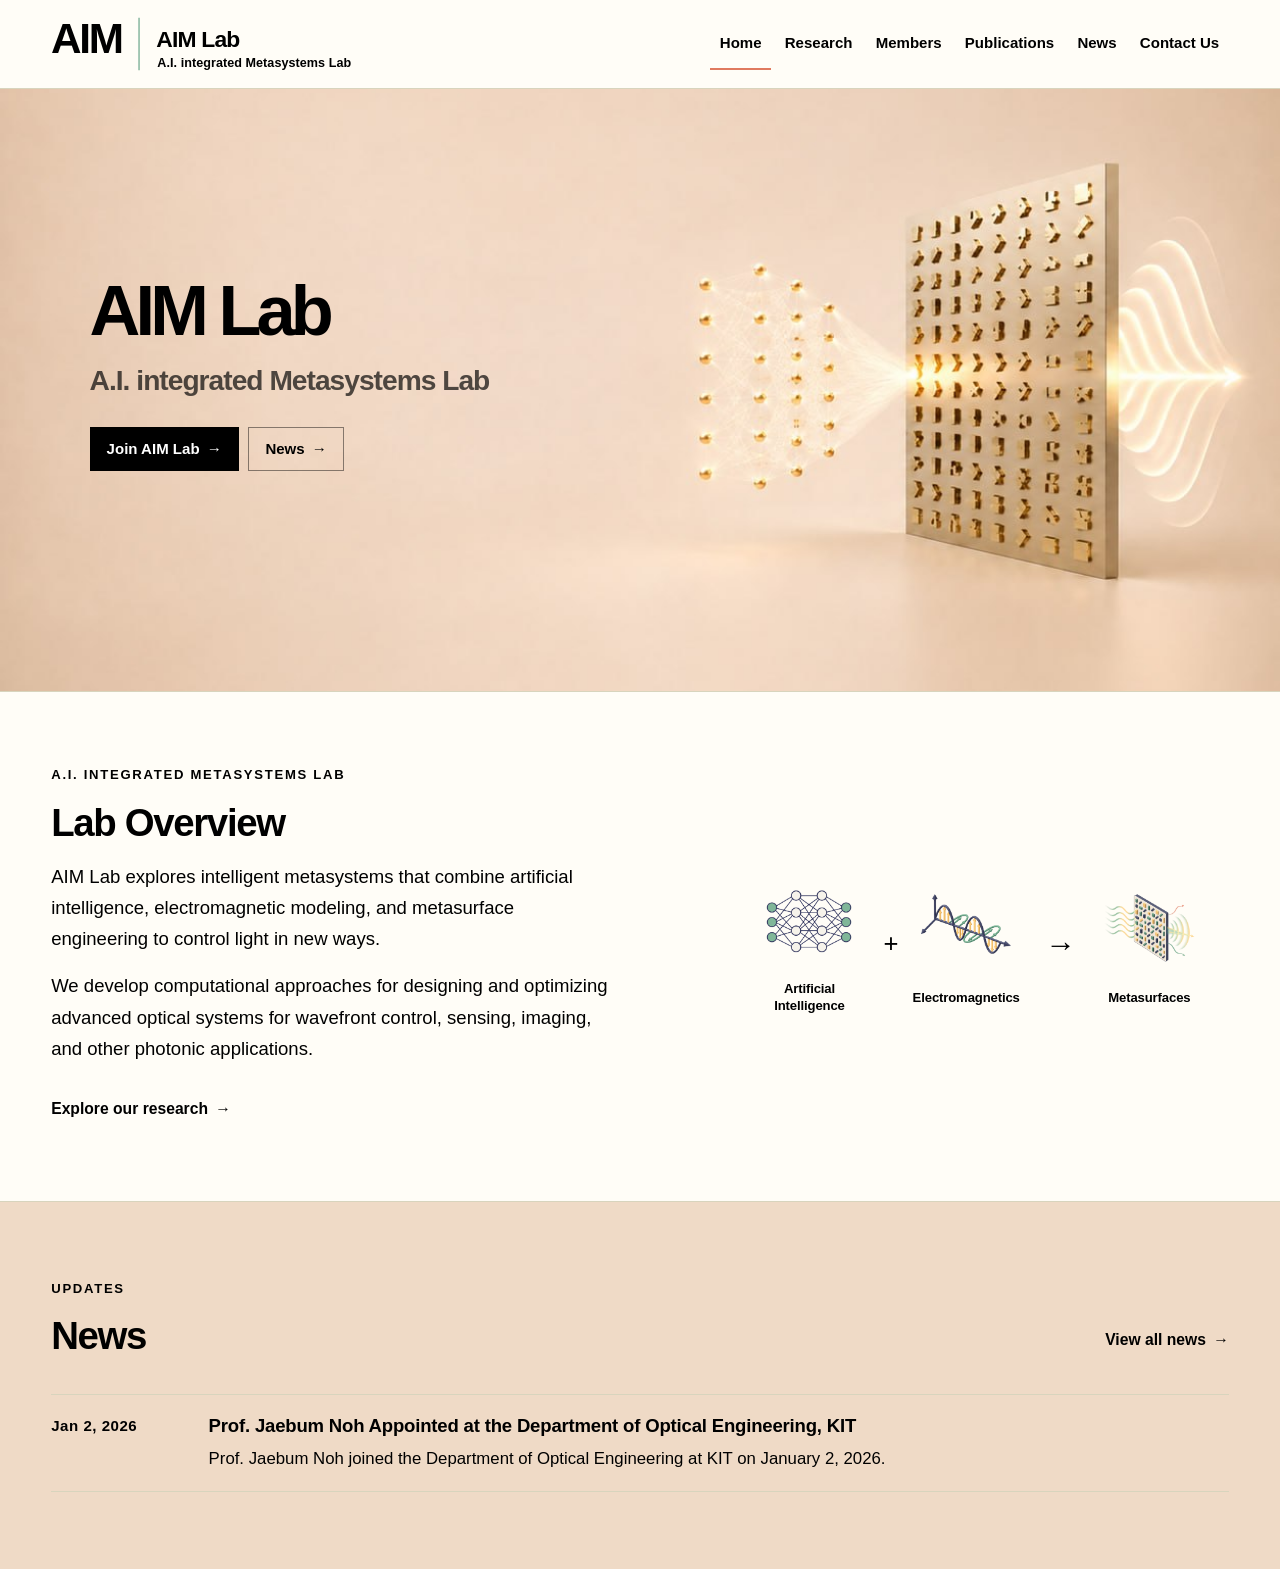
<file: index.html>
<!doctype html>
<html lang="en">
<head>
  <meta charset="utf-8">
  <meta name="viewport" content="width=device-width, initial-scale=1">
  <title>AIM Lab | A.I. integrated Metasystems Lab</title>
  <meta name="description" content="AIM Lab is the A.I. integrated Metasystems Lab at Kumoh National Institute of Technology.">
  <meta name="theme-color" content="#3F4B38">
  <meta property="og:title" content="AIM Lab | A.I. integrated Metasystems Lab">
  <meta property="og:description" content="A.I. integrated metasystems for controllable light.">
  <meta property="og:type" content="website">
  <meta property="og:url" content="https://aimetasystems.github.io/">
  <link rel="icon" href="assets/logo/aim-lab-favicon.svg?v=3" type="image/svg+xml">
  <link rel="icon" href="assets/logo/aim-lab-favicon-32.png?v=3" sizes="32x32" type="image/png">
  <link rel="icon" href="assets/logo/aim-lab-favicon-16.png?v=3" sizes="16x16" type="image/png">
  <link rel="alternate icon" href="assets/logo/favicon.ico?v=3" type="image/x-icon">
  <link rel="stylesheet" href="assets/css/style.css?v=20260826-1739">
</head>
<body class="home-redesign">
  <a class="home-skip-link" href="#main-content">Skip to main content</a>
  <header class="home-header">
    <div class="home-header__inner">
      <a class="brand" href="./" aria-label="AIM Lab home">
        <img class="brand-logo" src="assets/logo/aim-lab-header.svg?v=6" alt="AIM Lab — A.I. integrated Metasystems Lab">
      </a>
      <nav class="home-nav" aria-label="Primary navigation">
        <a href="./" aria-current="page">Home</a>
        <a href="research/">Research</a>
        <a href="members/">Members</a>
        <a href="publications/">Publications</a>
        <a href="news/">News</a>
        <a href="contact/">Contact Us</a>
      </nav>
      <details class="home-mobile-nav">
        <summary aria-label="Open navigation menu"><span></span><span></span><span></span></summary>
        <nav aria-label="Mobile primary navigation">
          <a href="./" aria-current="page">Home</a>
          <a href="research/">Research</a>
          <a href="members/">Members</a>
          <a href="publications/">Publications</a>
          <a href="news/">News</a>
          <a href="contact/">Contact Us</a>
        </nav>
      </details>
    </div>
  </header>
  <main id="main-content">
    <section class="home-hero" aria-labelledby="hero-heading">
      <div class="home-hero__inner">
        <figure class="home-hero__visual">
          <picture>
            <source media="(min-width: 1200px)" srcset="assets/images/hero-ai-metasurface-desktop.png">
            <img src="assets/images/hero-ai-metasurface-mobile-background.jpg" alt="An AI neural network directs light through a metasurface, producing a controlled optical wavefront.">
          </picture>
        </figure>
        <div class="home-hero__text">
          <h1 class="hero-title" id="hero-heading">AIM Lab</h1>
          <p class="home-hero__subtitle hero-subtitle">A.I. integrated Metasystems Lab</p>
          <span class="home-hero__rule" aria-hidden="true"></span>
          <div class="home-hero__actions">
            <a class="home-hero__button home-hero__button--primary" href="/contact/#join">Join AIM Lab <span aria-hidden="true">→</span></a>
            <a class="home-hero__button home-hero__button--secondary" href="news/">News <span aria-hidden="true">→</span></a>
          </div>
        </div>
      </div>
    </section>
    <section class="home-introduction" aria-labelledby="overview-heading">
      <div class="home-content-shell home-introduction__layout">
        <div class="home-introduction__content">
          <p class="home-section__eyebrow">A.I. integrated Metasystems Lab</p>
          <h2 id="overview-heading">Lab Overview</h2>
          <div class="home-introduction__copy">
            <p>AIM Lab explores intelligent metasystems that combine artificial intelligence, electromagnetic modeling, and metasurface engineering to control light in new ways.</p>
            <p>We develop computational approaches for designing and optimizing advanced optical systems for wavefront control, sensing, imaging, and other photonic applications.</p>
          </div>
          <a class="home-inline-link" href="research/">Explore our research <span aria-hidden="true">→</span></a>
        </div>
        <div class="home-research-flow" aria-label="Artificial Intelligence plus Electromagnetics leads to Metasurfaces">
          <div class="home-research-flow__inputs">
            <div class="home-research-flow__item">
              <img src="assets/images/research-ai.png" alt="" width="1254" height="1254">
              <span>Artificial Intelligence</span>
            </div>
            <span class="home-research-flow__symbol" aria-hidden="true">+</span>
            <div class="home-research-flow__item">
              <img src="assets/images/research-electromagnetics.png" alt="" width="1254" height="1254">
              <span>Electromagnetics</span>
            </div>
          </div>
          <span class="home-research-flow__arrow" aria-hidden="true">→</span>
          <div class="home-research-flow__item">
            <img src="assets/images/research-metasurfaces.png" alt="" width="1254" height="1254">
            <span>Metasurfaces</span>
          </div>
        </div>
      </div>
    </section>
    <section class="home-news" aria-labelledby="news-heading">
      <div class="home-content-shell">
        <div class="home-news__heading">
          <div>
            <p class="home-section__eyebrow">Updates</p>
            <h2 id="news-heading">News</h2>
          </div>
          <a class="home-inline-link" href="news/">View all news <span aria-hidden="true">→</span></a>
        </div>
        <div class="home-news__list" data-latest-news aria-live="polite">
          <p class="home-news__loading">Loading latest news…</p>
        </div>
      </div>
    </section>
  </main>
  <script src="assets/js/main.js"></script>
  <script src="assets/js/news.js"></script>
</body>
</html>
</file>
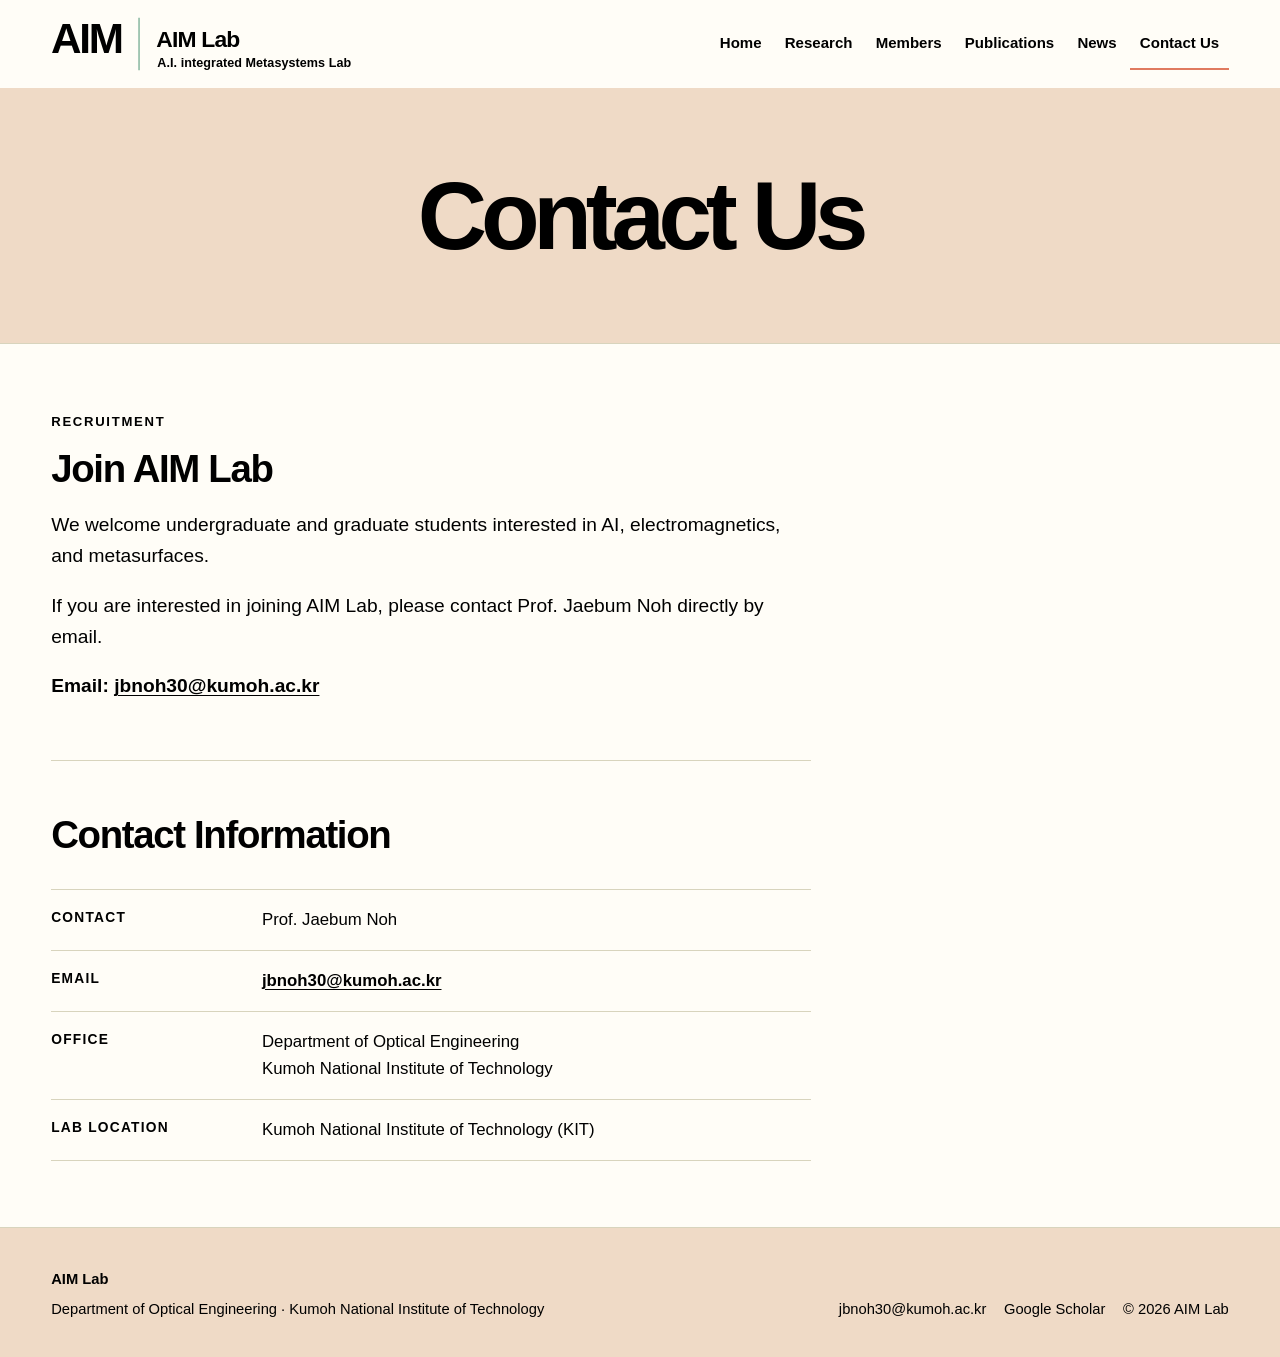
<file: contact/index.html>
<!doctype html>
<html lang="en">
<head>
  <meta charset="utf-8">
  <meta name="viewport" content="width=device-width, initial-scale=1">
  <title>Contact Us | AIM Lab</title>
  <meta name="description" content="Contact AIM Lab for undergraduate and graduate research opportunities and collaborative research inquiries.">
  <meta name="theme-color" content="#3F4B38">
  <meta property="og:title" content="Contact Us | AIM Lab">
  <meta property="og:description" content="Join AIM Lab or start a collaborative research inquiry.">
  <meta property="og:type" content="website">
  <meta property="og:url" content="https://aimetasystems.github.io/contact/">
  <link rel="icon" href="../assets/logo/aim-lab-favicon.svg?v=3" type="image/svg+xml">
  <link rel="icon" href="../assets/logo/aim-lab-favicon-32.png?v=3" sizes="32x32" type="image/png">
  <link rel="icon" href="../assets/logo/aim-lab-favicon-16.png?v=3" sizes="16x16" type="image/png">
  <link rel="alternate icon" href="../assets/logo/favicon.ico?v=3" type="image/x-icon">
  <link rel="stylesheet" href="../assets/css/style.css?v=20260826-1739">
</head>
<body>
  <div data-site-header></div>
  <main id="main-content">
    <header class="page-hero page-hero--members">
      <div class="shell" data-reveal>
        <h1>Contact Us</h1>
      </div>
    </header>

    <section class="section">
      <div class="shell">
        <section class="contact-recruitment" id="join" aria-labelledby="join-heading" data-reveal>
          <p class="eyebrow">Recruitment</p>
          <h2 class="section-title" id="join-heading">Join AIM Lab</h2>
          <p class="section-intro">We welcome undergraduate and graduate students interested in AI, electromagnetics, and metasurfaces.</p>
          <p class="section-intro">If you are interested in joining AIM Lab, please contact Prof. Jaebum Noh directly by email.</p>
          <p class="contact-recruitment__email"><strong>Email:</strong> <a href="mailto:jbnoh30@kumoh.ac.kr">jbnoh30@kumoh.ac.kr</a></p>
        </section>

        <section class="contact-general" aria-labelledby="contact-information-heading" data-reveal>
          <h2 class="section-title" id="contact-information-heading">Contact Information</h2>
          <dl class="contact-details">
            <div>
              <dt>Contact</dt>
              <dd>Prof. Jaebum Noh</dd>
            </div>
            <div>
              <dt>Email</dt>
              <dd><a href="mailto:jbnoh30@kumoh.ac.kr">jbnoh30@kumoh.ac.kr</a></dd>
            </div>
            <div>
              <dt>Office</dt>
              <dd>Department of Optical Engineering<br>Kumoh National Institute of Technology</dd>
            </div>
            <div>
              <dt>Lab Location</dt>
              <dd>Kumoh National Institute of Technology (KIT)</dd>
            </div>
          </dl>
        </section>
      </div>
    </section>
  </main>
  <div data-site-footer></div>
  <script src="../assets/js/main.js?v=20260826-1307"></script>
</body>
</html>
</file>
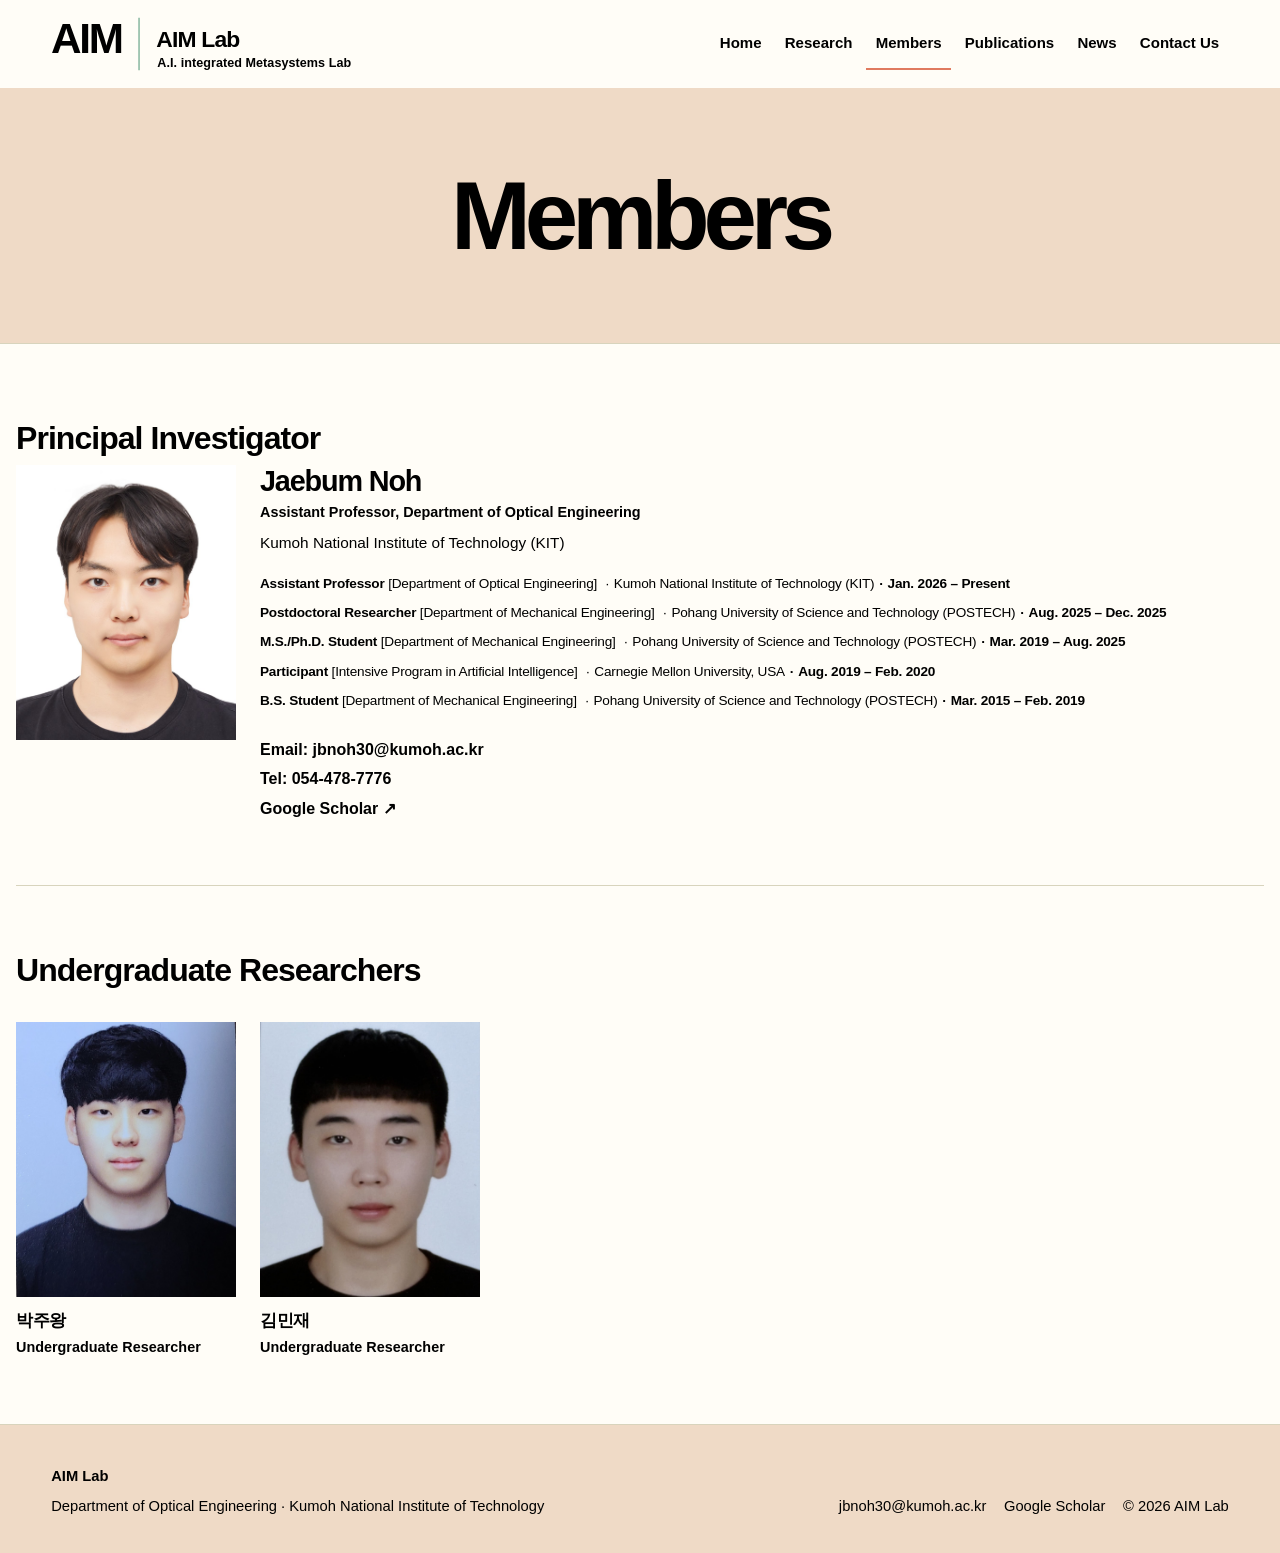
<file: members/index.html>
<!doctype html>
<html lang="en">
<head>
  <meta charset="utf-8">
  <meta name="viewport" content="width=device-width, initial-scale=1">
  <title>Members | AIM Lab</title>
  <meta name="description" content="Members of AIM Lab, A.I. integrated Metasystems Lab at Kumoh National Institute of Technology.">
  <meta name="theme-color" content="#3F4B38">
  <meta property="og:title" content="Members | AIM Lab">
  <meta property="og:description" content="Meet the researchers of AIM Lab.">
  <meta property="og:type" content="website">
  <meta property="og:url" content="https://aimetasystems.github.io/members/">
  <link rel="icon" href="../assets/logo/aim-lab-favicon.svg?v=3" type="image/svg+xml">
  <link rel="icon" href="../assets/logo/aim-lab-favicon-32.png?v=3" sizes="32x32" type="image/png">
  <link rel="icon" href="../assets/logo/aim-lab-favicon-16.png?v=3" sizes="16x16" type="image/png">
  <link rel="alternate icon" href="../assets/logo/favicon.ico?v=3" type="image/x-icon">
  <link rel="stylesheet" href="../assets/css/style.css?v=20260922-1315">
</head>
<body>
  <div data-site-header></div>
  <main id="main-content">
    <header class="page-hero page-hero--members">
      <div class="shell" data-reveal>
        <h1>Members</h1>
      </div>
    </header>
    <section class="section">
      <div class="shell" data-members aria-live="polite"></div>
    </section>
  </main>
  <div data-site-footer></div>
  <script src="../assets/js/main.js?v=20260826-1307"></script>
  <script src="../assets/js/members.js"></script>
</body>
</html>
</file>
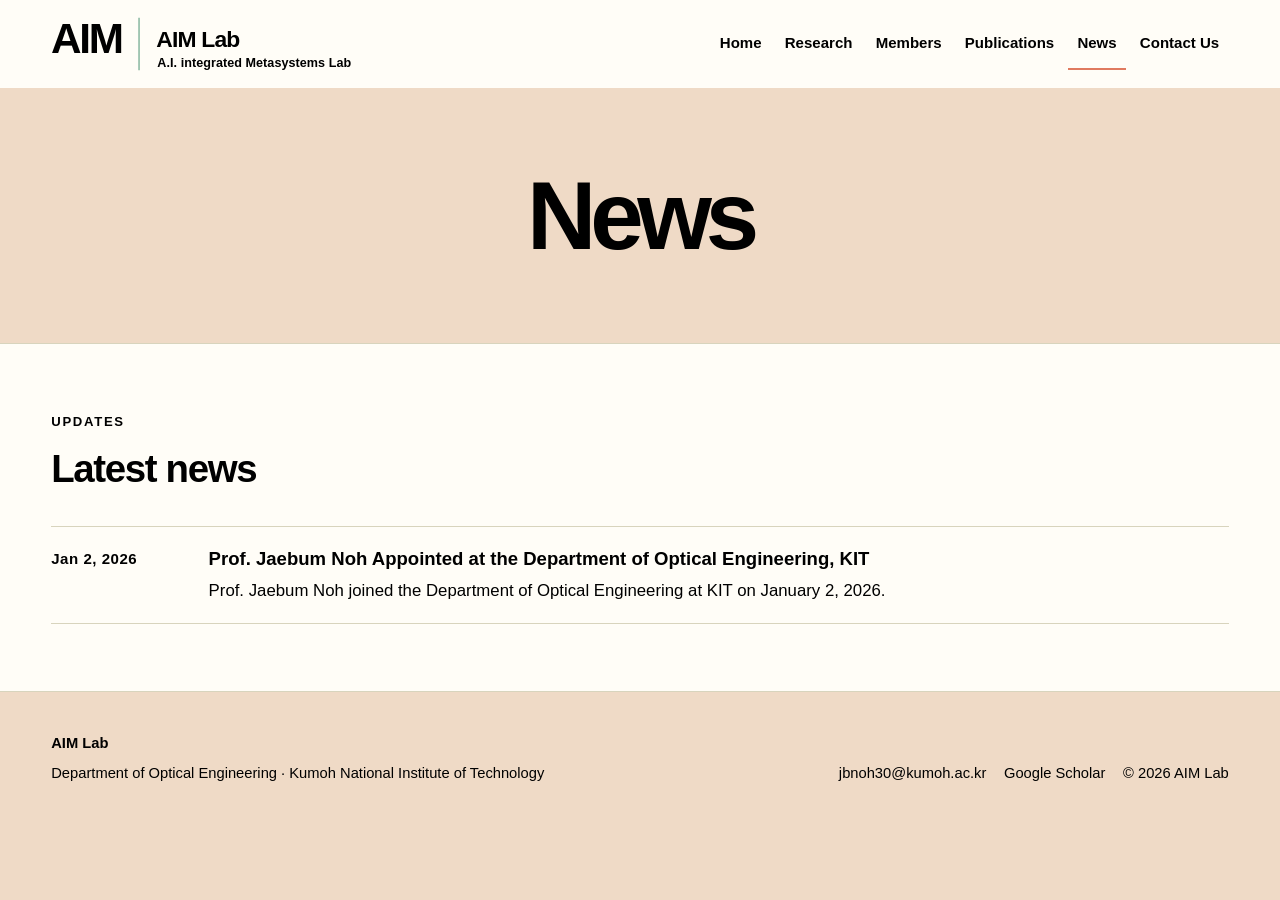
<file: news/index.html>
<!doctype html>
<html lang="en">
<head>
  <meta charset="utf-8">
  <meta name="viewport" content="width=device-width, initial-scale=1">
  <title>News | AIM Lab</title>
  <meta name="description" content="News and updates from AIM Lab.">
  <meta name="theme-color" content="#3F4B38">
  <meta property="og:title" content="News | AIM Lab">
  <meta property="og:description" content="News and updates from AIM Lab.">
  <meta property="og:type" content="website">
  <meta property="og:url" content="https://aimetasystems.github.io/news/">
  <link rel="icon" href="../assets/logo/aim-lab-favicon.svg?v=3" type="image/svg+xml">
  <link rel="icon" href="../assets/logo/aim-lab-favicon-32.png?v=3" sizes="32x32" type="image/png">
  <link rel="icon" href="../assets/logo/aim-lab-favicon-16.png?v=3" sizes="16x16" type="image/png">
  <link rel="alternate icon" href="../assets/logo/favicon.ico?v=3" type="image/x-icon">
  <link rel="stylesheet" href="../assets/css/style.css?v=20260826-1739">
</head>
<body>
  <div data-site-header></div>
  <main id="main-content">
    <header class="page-hero page-hero--members">
      <div class="shell" data-reveal>
        <h1>News</h1>
      </div>
    </header>
    <section class="section" aria-labelledby="news-list-heading">
      <div class="shell">
        <p class="eyebrow">Updates</p>
        <h2 class="section-title" id="news-list-heading">Latest news</h2>
        <div class="news-list" data-latest-news aria-live="polite">
          <p class="home-news__loading">Loading news…</p>
        </div>
      </div>
    </section>
  </main>
  <div data-site-footer></div>
  <script src="../assets/js/main.js?v=20260826-1307"></script>
  <script src="../assets/js/news.js"></script>
</body>
</html>
</file>
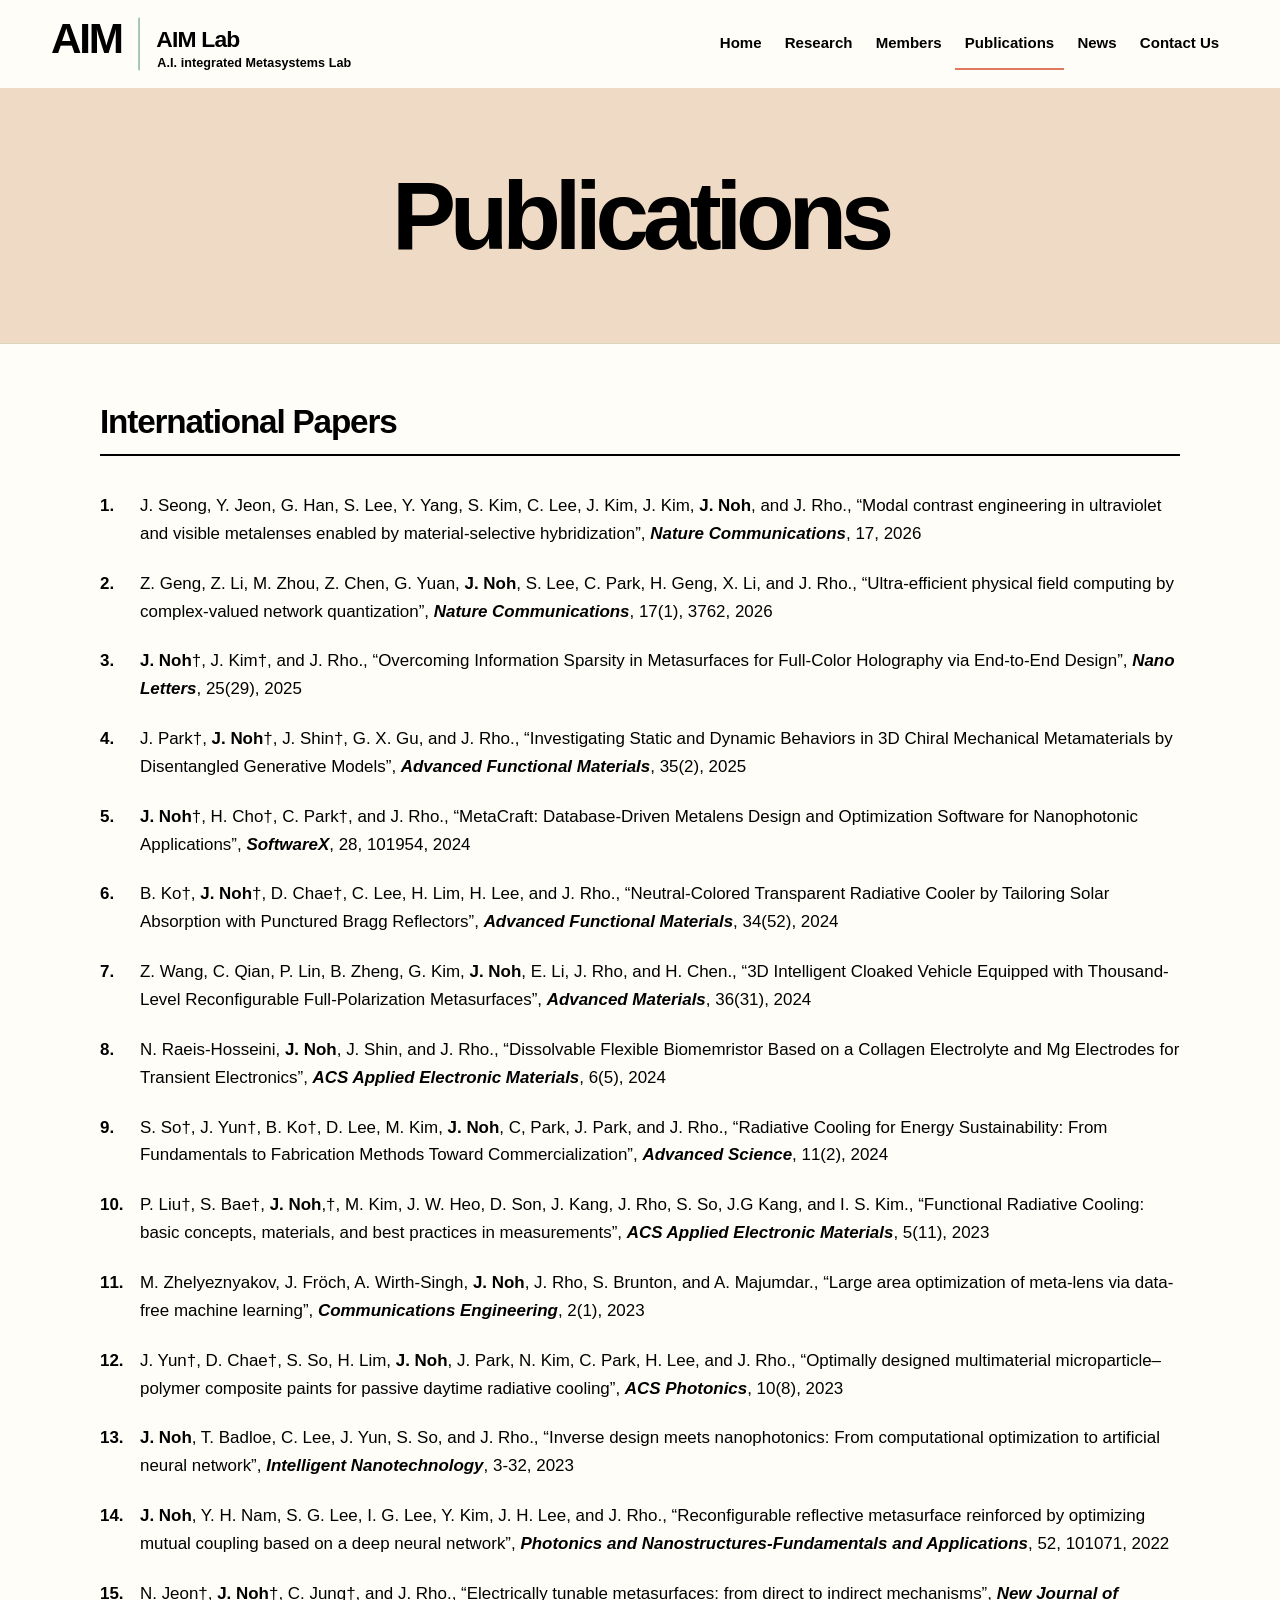
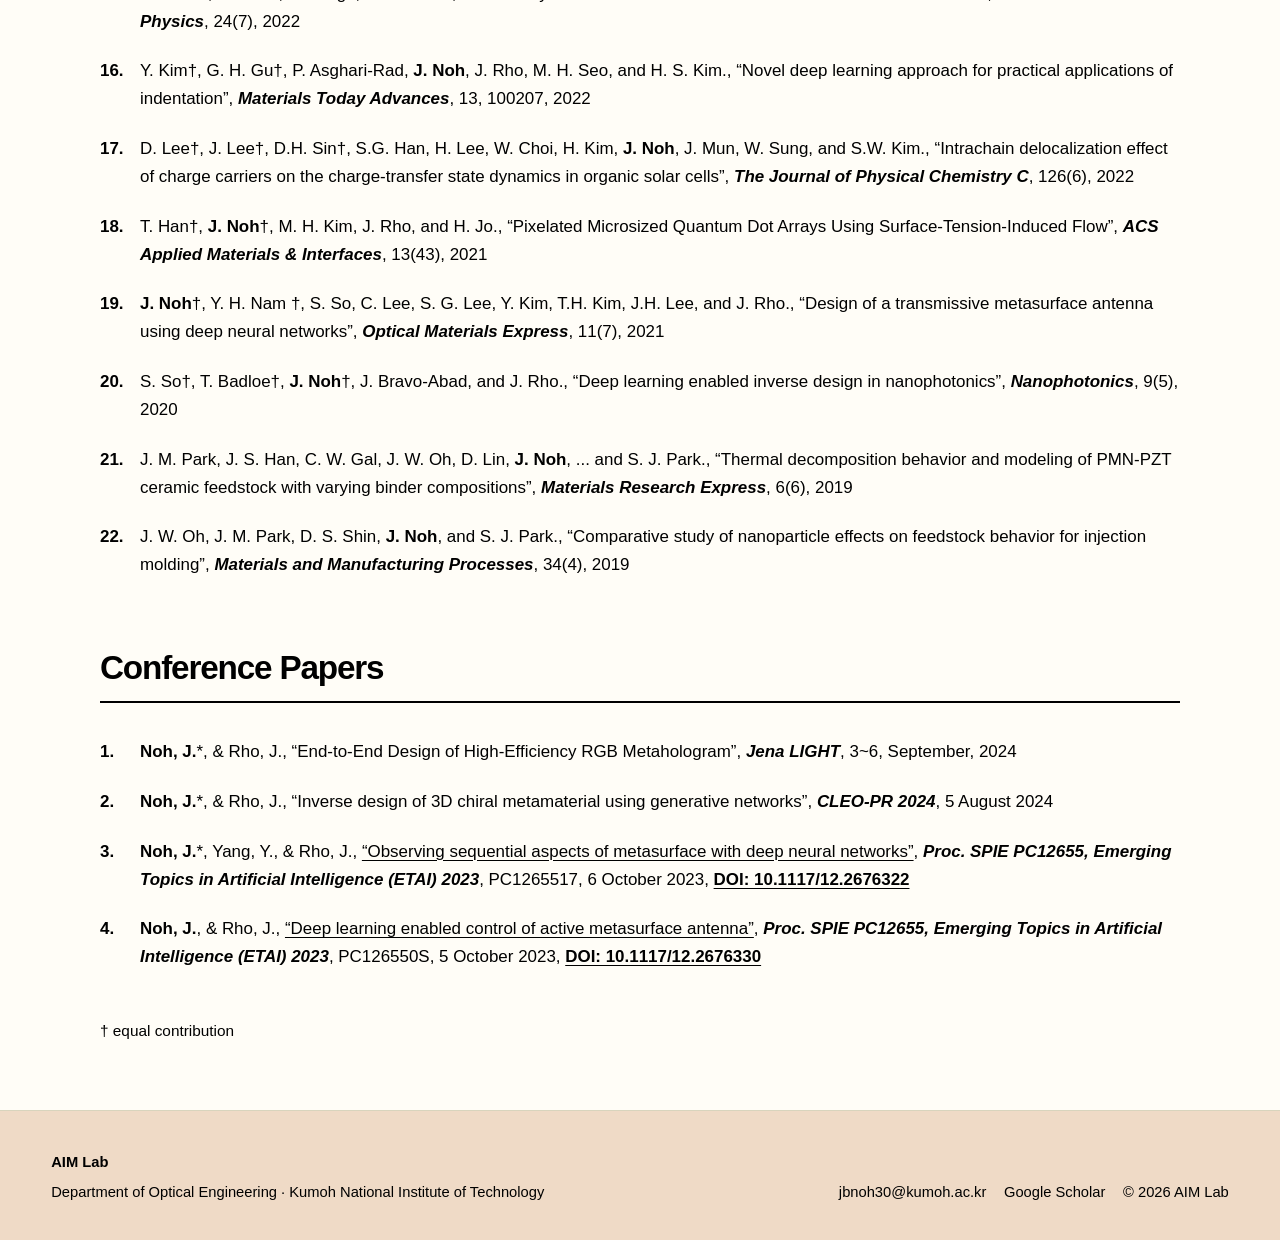
<file: publications/index.html>
<!doctype html>
<html lang="en">
<head>
  <meta charset="utf-8">
  <meta name="viewport" content="width=device-width, initial-scale=1">
  <title>Publications | AIM Lab</title>
  <meta name="description" content="Verified publication record of Jaebum Noh, rendered from the supplied CV.">
  <meta name="theme-color" content="#3F4B38">
  <meta property="og:title" content="Publications | AIM Lab">
  <meta property="og:description" content="Publication record from AIM Lab.">
  <meta property="og:type" content="website">
  <meta property="og:url" content="https://aimetasystems.github.io/publications/">
  <link rel="icon" href="../assets/logo/aim-lab-favicon.svg?v=3" type="image/svg+xml">
  <link rel="icon" href="../assets/logo/aim-lab-favicon-32.png?v=3" sizes="32x32" type="image/png">
  <link rel="icon" href="../assets/logo/aim-lab-favicon-16.png?v=3" sizes="16x16" type="image/png">
  <link rel="alternate icon" href="../assets/logo/favicon.ico?v=3" type="image/x-icon">
  <link rel="stylesheet" href="../assets/css/style.css?v=20260826-1739">
</head>
<body>
  <div data-site-header></div>
  <main id="main-content">
    <header class="page-hero page-hero--members">
      <div class="shell" data-reveal>
        <h1>Publications</h1>
      </div>
    </header>

    <section class="section publication-cv" aria-label="Publication record">
      <div class="publication-cv__shell">
        <div data-publication-cv aria-live="polite"><p class="no-content">Loading publication record…</p></div>
        <footer class="publication-cv__notes" data-publication-notes aria-label="Publication notes"></footer>
      </div>
    </section>
  </main>
  <div data-site-footer></div>
  <script src="../assets/js/main.js?v=20260826-1307"></script>
  <script src="../assets/js/publications.js?v=20260803-2042"></script>
</body>
</html>
</file>
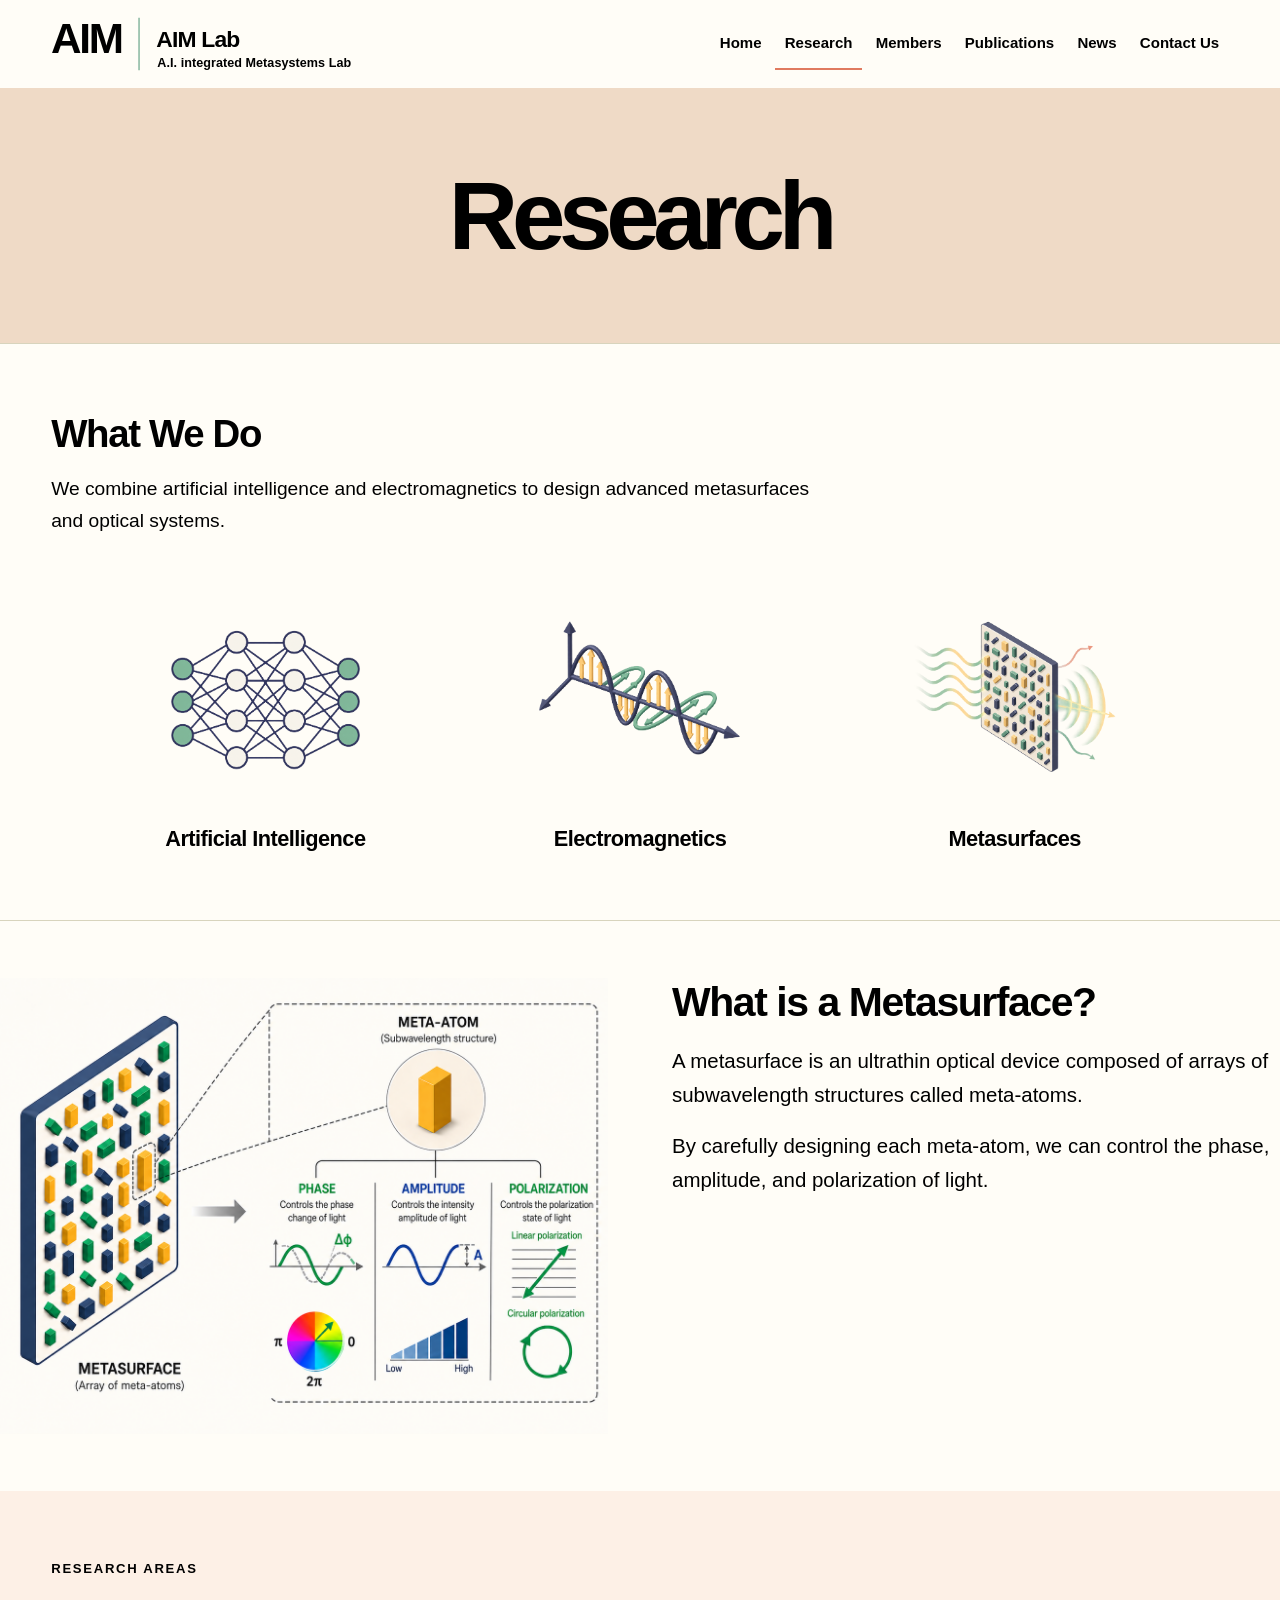
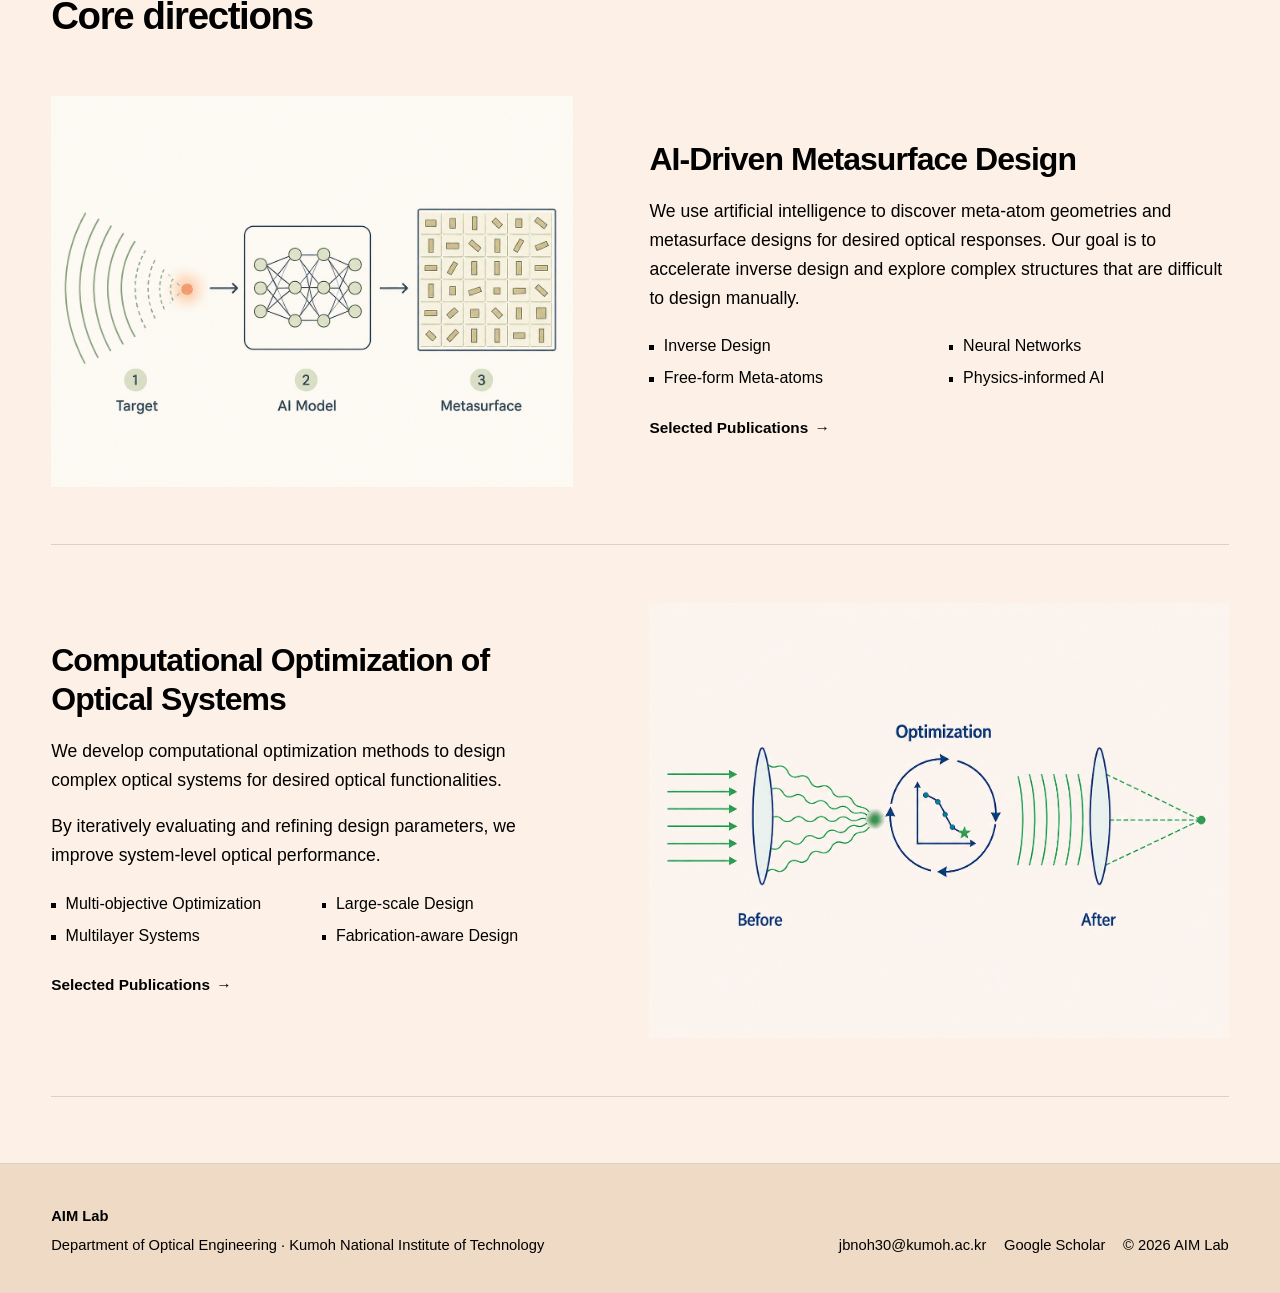
<file: research/index.html>
<!doctype html>
<html lang="en">
<head>
  <meta charset="utf-8">
  <meta name="viewport" content="width=device-width, initial-scale=1">
  <title>Research | AIM Lab</title>
  <meta name="description" content="Research at AIM Lab: AI-assisted inverse design, intelligent meta-optics, multilayer metasystems, and AI-enhanced optical sensing.">
  <meta name="theme-color" content="#3F4B38">
  <meta property="og:title" content="Research | AIM Lab">
  <meta property="og:description" content="AI-integrated metasystem research for intelligent light control.">
  <meta property="og:type" content="website">
  <meta property="og:url" content="https://aimetasystems.github.io/research/">
  <link rel="icon" href="../assets/logo/aim-lab-favicon.svg?v=3" type="image/svg+xml">
  <link rel="icon" href="../assets/logo/aim-lab-favicon-32.png?v=3" sizes="32x32" type="image/png">
  <link rel="icon" href="../assets/logo/aim-lab-favicon-16.png?v=3" sizes="16x16" type="image/png">
  <link rel="alternate icon" href="../assets/logo/favicon.ico?v=3" type="image/x-icon">
  <link rel="stylesheet" href="../assets/css/style.css?v=20260826-1739">
</head>
<body>
  <div data-site-header></div>
  <main id="main-content">
    <header class="page-hero page-hero--members">
      <div class="shell" data-reveal>
        <h1>Research</h1>
      </div>
    </header>

    <section class="section research-overview" aria-labelledby="workflow-heading">
      <div class="shell">
        <h2 class="section-title" id="workflow-heading">What We Do</h2>
        <p class="section-intro">We combine artificial intelligence and electromagnetics to design advanced metasurfaces and optical systems.</p>
        <div class="research-tools" aria-label="Core research tools at AIM Lab">
          <div class="research-tool" data-reveal>
            <img src="../assets/images/research-ai.png" alt="Diagram of a neural network with connected input, hidden, and output layers" width="1254" height="1254">
            <h3>Artificial Intelligence</h3>
          </div>
          <div class="research-tool" data-reveal>
            <img src="../assets/images/research-electromagnetics.png" alt="Diagram of an electromagnetic wave showing oscillation and propagation" width="1254" height="1254">
            <h3>Electromagnetics</h3>
          </div>
          <div class="research-tool" data-reveal>
            <img src="../assets/images/research-metasurfaces.png" alt="Illustration of a metasurface manipulating incoming and outgoing optical waves" width="1254" height="1254">
            <h3>Metasurfaces</h3>
          </div>
        </div>
      </div>
    </section>

    <section class="section section--pale research-metasurface" aria-labelledby="metasurface-heading">
      <div class="shell metasurface-introduction">
        <figure class="metasurface-figure" data-reveal>
          <img src="../assets/images/research-what-is-a-metasurface.png?v=20260826-1549" alt="Diagram of a metasurface made of meta-atoms, illustrating control of light phase, amplitude, and polarization." loading="lazy" width="2500" height="1872">
        </figure>
        <div class="metasurface-introduction__copy" data-reveal>
          <h2 class="section-title" id="metasurface-heading">What is a Metasurface?</h2>
          <p class="section-intro">A metasurface is an ultrathin optical device composed of arrays of subwavelength structures called meta-atoms.</p>
          <p class="section-intro">By carefully designing each meta-atom, we can control the phase, amplitude, and polarization of light.</p>
        </div>
      </div>
    </section>

    <section class="section research-areas" aria-labelledby="areas-heading">
      <div class="shell">
        <p class="eyebrow">Research Areas</p>
        <h2 class="section-title" id="areas-heading">Core directions</h2>

        <article class="research-area">
          <div class="research-area-visual" data-reveal><img src="../assets/images/research-ai-driven-metasurface-design.png?v=20260826-1549" alt="Diagram illustrating AI-driven metasurface design from desired optical responses." loading="lazy" width="2500" height="1875"></div>
          <div data-reveal>
            <h2>AI-Driven Metasurface Design</h2>
            <p>We use artificial intelligence to discover meta-atom geometries and metasurface designs for desired optical responses. Our goal is to accelerate inverse design and explore complex structures that are difficult to design manually.</p>
            <ul class="research-list">
              <li>Inverse Design</li><li>Neural Networks</li><li>Free-form Meta-atoms</li><li>Physics-informed AI</li>
            </ul>
            <a class="research-publications-link" href="../publications/">Selected Publications <span aria-hidden="true">→</span></a>
          </div>
        </article>

        <article class="research-area">
          <div class="research-area-visual" data-reveal><img src="../assets/images/research-computational-optimization.png?v=20260826-1549" alt="Before, optimization, and after diagram illustrating computational optimization of an optical system." loading="lazy" width="1447" height="1087"></div>
          <div data-reveal>
            <h2>Computational Optimization of Optical Systems</h2>
            <p>We develop computational optimization methods to design complex optical systems for desired optical functionalities.</p>
            <p>By iteratively evaluating and refining design parameters, we improve system-level optical performance.</p>
            <ul class="research-list">
              <li>Multi-objective Optimization</li><li>Large-scale Design</li><li>Multilayer Systems</li><li>Fabrication-aware Design</li>
            </ul>
            <a class="research-publications-link" href="../publications/">Selected Publications <span aria-hidden="true">→</span></a>
          </div>
        </article>

      </div>
    </section>
  </main>
  <div data-site-footer></div>
  <script src="../assets/js/main.js?v=20260826-1307"></script>
</body>
</html>
</file>
<file: assets/css/style.css>
/* AIM Lab static website draft — shared styles */
:root {
  /* Neutral Harmony Bliss */
  --cream: #EFDAC6;
  --coral: #e07a5f;
  --slate: #000000;
  --sage: #000000;
  --sand: #f2cc8f;

  --teal: #000000;
  --teal-deep: #000000;
  --cyan-light: var(--cream);
  --sky-pale: var(--sand);
  --ink: var(--slate);
  --muted: #000000;
  --line: #d8d4bd;
  --white: #fffdf7;
  --page: var(--cream);
  --focus: #000000;
  --page-gutter: clamp(1.5rem, 4vw, 5.5rem);
  --section-space: clamp(4.5rem, 6vw, 6rem);
  --shell: min(1360px, calc(100% - 2 * var(--page-gutter)));
  --radius: 0;
  --shadow: none;
}

* { box-sizing: border-box; }
html { scroll-behavior: smooth; }
body {
  margin: 0;
  min-width: 320px;
  color: var(--ink);
  background: var(--page);
  font-family: Inter, Pretendard, "Noto Sans KR", "Segoe UI", Arial, sans-serif;
  font-size: 17px;
  line-height: 1.7;
  text-rendering: optimizeLegibility;
}
img { max-width: 100%; height: auto; }
a { color: var(--teal-deep); text-underline-offset: 0.18em; }
a:hover { color: var(--teal); }
button, input, textarea, select { font: inherit; }
button { cursor: pointer; }
:focus-visible { outline: 3px solid var(--focus); outline-offset: 3px; }
.skip-link { position: fixed; left: 1rem; top: -4rem; z-index: 100; padding: .6rem .9rem; color: #000000; background: var(--white); }
.skip-link:focus { top: 1rem; }

.site-header { position: sticky; top: 0; z-index: 50; width: 100%; background: rgba(255,255,255,.98); border-bottom: 1px solid var(--line); }
.nav-shell { width: var(--shell); min-height: 88px; margin: 0 auto; padding: 0; display: flex; align-items: center; justify-content: space-between; gap: 1.5rem; }
.brand { display: inline-flex; align-items: center; gap: .65rem; text-decoration: none; color: var(--ink); min-width: 0; }
.brand:hover { color: var(--ink); }
.brand-logo { display: block; flex: 0 0 auto; width: auto; height: 72px; max-height: none; }
.brand img:not(.brand-logo) { display: block; max-height: 42px; width: auto; }
.site-nav ul { display: flex; align-items: center; gap: .25rem; padding: 0; margin: 0; list-style: none; }
.site-nav a { display: block; padding: .75rem .6rem; border-bottom: 2px solid transparent; color: var(--ink); font-size: .94rem; font-weight: 650; text-decoration: none; }
.site-nav a:hover, .site-nav a[aria-current="page"] { color: var(--teal-deep); border-color: var(--coral); }
.menu-toggle { display: none; align-items: center; justify-content: center; width: 43px; height: 43px; padding: 0; border: 1px solid var(--line); color: var(--teal-deep); background: var(--white); border-radius: var(--radius); }
.menu-toggle svg { width: 23px; height: 23px; }

.shell { width: var(--shell); margin: 0 auto; padding: 0; }
.section { padding: clamp(4rem, 5.2vw, 5.5rem) 0; }
.section--tint { background: var(--cream); }
.section--pale { background: var(--white); }
.research-metasurface { padding-block: clamp(3.5rem, 4.5vw, 4.75rem); border-top: 1px solid var(--line); }
.research-areas { background: #fdf0e6; }
.eyebrow { margin: 0 0 .8rem; color: var(--teal-deep); font-size: .82rem; font-weight: 800; letter-spacing: .13em; text-transform: uppercase; }
.section-title { max-width: 760px; margin: 0; font-size: clamp(1.75rem, 3vw, 2.5rem); line-height: 1.18; letter-spacing: -.035em; }
.section-intro { max-width: 760px; margin: 1.1rem 0 0; color: var(--muted); font-size: 1.2rem; line-height: 1.65; }
.metasurface-introduction { display: grid; grid-template-columns: minmax(0, 1fr) minmax(0, 1fr); gap: clamp(2.5rem, 5vw, 5.5rem); align-items: start; }
.metasurface-figure { margin: 0; }
.metasurface-figure img { display: block; width: 100%; height: auto; }
.metasurface-introduction__copy .section-title { font-size: clamp(2rem, 3.2vw, 2.75rem); }
.metasurface-introduction__copy .section-intro { max-width: none; }
.metasurface-introduction__copy .section-intro { font-size: 1.28rem; }
@media (min-width: 901px) {
  .metasurface-introduction { width: 100%; padding: 0; margin: 0; }
  .metasurface-introduction__copy { padding-top: 0; }
}
.section-title, .home-introduction h2, .home-news h2 { font-family: inherit; font-weight: 750; }
.eyebrow, .home-section__eyebrow { margin: 0 0 .8rem; color: var(--teal-deep); font-size: .82rem; font-weight: 800; letter-spacing: .13em; text-transform: uppercase; }
.page-hero { padding: 4rem 0 3.5rem; border-bottom: 1px solid var(--line); background: #EFDAC6; }
.page-hero .section-title { max-width: 880px; }
.page-hero--members { display: grid; min-height: clamp(190px, 20vw, 280px); place-items: center; padding: 0; background: #EFDAC6; text-align: center; }
.page-hero--members .shell { width: var(--shell); }
.page-hero--members h1 { margin: 0; color: var(--ink); font-size: clamp(3.5rem, 7.5vw, 6.8rem); font-weight: 800; letter-spacing: -.065em; line-height: .95; }
.page-hero + .section { background: var(--white); }

.button-row { display: flex; flex-wrap: wrap; gap: .7rem; margin-top: 2rem; }
.button { display: inline-flex; align-items: center; justify-content: center; gap: .45rem; min-height: 46px; padding: .65rem 1.05rem; border: 1px solid #000000; border-radius: var(--radius); color: #000000; background: var(--white); font-size: .96rem; font-weight: 750; line-height: 1.2; text-align: center; text-decoration: none; }
.button > span[aria-hidden="true"], .text-link > span[aria-hidden="true"], .home-hero__button > span[aria-hidden="true"], .home-inline-link > span[aria-hidden="true"] { font-size: 1em; line-height: 1; }
.button:hover { color: #000000; background: var(--white); border-color: #000000; }
.button--secondary { color: var(--sage); background: transparent; border-color: var(--sage); }
.button--secondary:hover { color: #000000; background: var(--white); border-color: #000000; }
.button--small { min-height: 42px; padding: .58rem .86rem; font-size: .9rem; }
.text-link { display: inline-flex; align-items: center; gap: .45rem; color: var(--teal-deep); font-size: .98rem; font-weight: 750; text-decoration: none; }
.text-link:hover { color: var(--teal); text-decoration: underline; }

.home-hero { position: relative; padding: 0; border-bottom: 1px solid var(--line); background: var(--white); overflow: hidden; }
.home-hero .shell { width: 100%; }
.hero-layout { position: relative; z-index: 1; display: grid; grid-template-columns: 1.1fr .9fr; align-items: center; min-height: 520px; }
.hero-copy { max-width: 560px; }
.home-hero h1 { margin: 0; color: var(--teal-deep); font-size: clamp(4rem, 5.5vw, 4.5rem); font-weight: 800; line-height: .96; letter-spacing: -.07em; }
.hero-statement { margin: 1.2rem 0 0; color: var(--ink); font-size: clamp(1.5rem, 2.2vw, 1.85rem); font-weight: 680; line-height: 1.22; letter-spacing: -.035em; }
.hero-summary { max-width: 580px; margin: 1.05rem 0 0; color: var(--muted); font-size: 1.12rem; line-height: 1.65; }
.home-hero .button-row { margin-top: 1.85rem; }
.hero-wavefield { position: absolute; inset: 0; z-index: 0; display: grid; place-items: center; pointer-events: none; }
.hero-wavefield img { width: min(1200px, calc(100% - 4rem)); max-width: none; height: 520px; object-fit: fill; opacity: .58; }

.home-section { border-bottom: 1px solid var(--line); }
.home-text-block { max-width: 820px; }
.home-text-block > p:not(.eyebrow):not(.research-keywords) { max-width: 760px; margin: 1.1rem 0 0; color: var(--muted); font-size: 1.16rem; line-height: 1.65; }
.research-keywords { margin: 1.45rem 0 0; color: var(--teal-deep); font-size: .98rem; font-weight: 700; }
.research-listing { margin: 2.2rem 0 1.5rem; border-top: 1px solid var(--line); }
.research-listing article { display: grid; grid-template-columns: minmax(240px, .82fr) 1.18fr; gap: 2rem; padding: 1.25rem 0; border-bottom: 1px solid var(--line); }
.research-listing h3 { margin: 0; font-size: 1.18rem; line-height: 1.4; letter-spacing: -.015em; }
.research-listing p { margin: 0; color: var(--muted); font-size: 1.05rem; line-height: 1.6; }
.section-heading-row { display: flex; align-items: end; justify-content: space-between; gap: 1.5rem; }
.section-heading-row > .text-link { margin-bottom: .35rem; white-space: nowrap; }
.home-publication-list { margin-top: 2.2rem; border-top: 1px solid var(--line); }
.home-publication-item { display: grid; grid-template-columns: 64px minmax(0, 1fr) auto; gap: 1.35rem; align-items: start; padding: 1.3rem 0; border-bottom: 1px solid var(--line); }
.home-publication-item time { color: var(--teal-deep); font-size: .94rem; font-weight: 800; letter-spacing: .05em; }
.home-publication-item h3 { margin: 0; font-size: 1.14rem; line-height: 1.42; letter-spacing: -.01em; }
.home-publication-item p { margin: .35rem 0 0; color: var(--muted); font-size: 1rem; line-height: 1.6; }
.home-publication-item > a { padding-top: .05rem; color: var(--teal-deep); font-size: .94rem; font-weight: 750; text-decoration: none; }
.home-publication-item > a:hover { text-decoration: underline; }

.split { display: grid; grid-template-columns: minmax(0, 1fr) minmax(320px, .85fr); gap: clamp(2.5rem, 8vw, 8rem); align-items: center; }
.body-copy p { margin: 0 0 1.1rem; color: var(--muted); font-size: 1.1rem; line-height: 1.7; }
.body-copy p:last-child { margin-bottom: 0; }
.visual-placeholder { min-height: 335px; border: 1px solid var(--line); background: var(--sky-pale); overflow: hidden; }

.research-highlight-grid { display: grid; grid-template-columns: repeat(3, 1fr); margin-top: 3rem; border-top: 1px solid var(--line); border-left: 1px solid var(--line); }
.highlight-item { min-height: 240px; padding: 2rem 1.75rem; border-right: 1px solid var(--line); border-bottom: 1px solid var(--line); background: var(--white); }
.highlight-number { color: var(--teal); font-size: .9rem; font-weight: 850; letter-spacing: .12em; }
.highlight-item h3 { margin: .9rem 0 .7rem; font-size: 1.38rem; line-height: 1.3; letter-spacing: -.02em; }
.highlight-item p { margin: 0; color: var(--muted); font-size: 1.05rem; line-height: 1.6; }

.publications-grid { display: grid; grid-template-columns: repeat(3, 1fr); gap: 1.2rem; margin-top: 3rem; }
.publication-card { display: flex; flex-direction: column; min-width: 0; border: 1px solid var(--line); background: var(--white); }
.publication-image { display: block; aspect-ratio: 16 / 8.7; background: var(--sky-pale); object-fit: cover; }
.publication-body { display: flex; flex: 1; flex-direction: column; padding: 1.35rem; }
.publication-card h3 { margin: 0; font-size: 1.18rem; line-height: 1.4; letter-spacing: -.015em; }
.publication-authors, .publication-journal { margin: .75rem 0 0; color: var(--muted); font-size: .98rem; line-height: 1.6; }
.publication-journal { margin-top: .35rem; }
.publication-links { display: flex; flex-wrap: wrap; gap: .8rem; margin-top: auto; padding-top: 1.1rem; font-size: .94rem; font-weight: 750; }
.publication-links a { text-decoration: none; }
.no-content { padding: 1.3rem; border: 1px dashed var(--line); color: var(--muted); background: var(--white); font-size: 1.05rem; }

.news-list { margin-top: 2.2rem; border-top: 1px solid var(--line); }
.news-item { display: grid; grid-template-columns: 135px 1fr; gap: 1.4rem; padding: 1.15rem 0; border-bottom: 1px solid var(--line); }
.news-date { color: var(--teal-deep); font-size: .94rem; font-weight: 750; letter-spacing: .035em; }
.news-item h3 { margin: 0; font-size: 1.16rem; line-height: 1.42; font-weight: 650; }
.news-item p { margin: .38rem 0 0; color: var(--muted); font-size: 1.05rem; line-height: 1.6; }
.news-item a { color: inherit; text-decoration: none; }
.news-item a:hover h3 { color: var(--teal-deep); }

.join-band { display: grid; grid-template-columns: 1fr auto; gap: 2rem; align-items: center; padding: 2.1rem 0; }
.join-band h2 { margin: 0; font-size: clamp(1.55rem, 3vw, 2.25rem); line-height: 1.2; letter-spacing: -.03em; }
.join-band p { max-width: 720px; margin: .8rem 0 0; color: var(--muted); font-size: 1.1rem; line-height: 1.65; }

.research-tools { display: grid; grid-template-columns: repeat(3, minmax(0, 1fr)); gap: clamp(2rem, 5vw, 4.5rem); width: 100%; max-width: 1060px; margin: clamp(2.5rem, 4.5vw, 4rem) auto 0; }
.research-tool { min-width: 0; text-align: center; }
.research-tool img { display: block; width: min(100%, 215px); aspect-ratio: 1; margin: 0 auto; object-fit: contain; }
.research-tool h3 { margin: 1rem 0 0; font-size: clamp(1.2rem, 1.7vw, 1.45rem); line-height: 1.28; letter-spacing: -.025em; }
.workflow { position: relative; display: grid; grid-template-columns: repeat(7, 1fr); margin: 3.2rem 0 0; border-top: 1px solid var(--line); border-left: 1px solid var(--line); }
.workflow--after-tools { margin-top: clamp(4rem, 7vw, 6rem); }
.workflow-step { position: relative; min-height: 154px; padding: 1.1rem; border-right: 1px solid var(--line); border-bottom: 1px solid var(--line); background: var(--white); }
.workflow-step::after { content: "→"; position: absolute; right: -.55rem; top: 50%; z-index: 1; transform: translateY(-50%); width: 1.1rem; color: var(--teal-deep); background: var(--white); text-align: center; font-weight: 800; }
.workflow-step:last-child::after { content: none; }
.workflow-step span { display: block; color: var(--teal); font-size: .82rem; font-weight: 850; letter-spacing: .1em; }
.workflow-step strong { display: block; margin-top: .8rem; font-size: 1rem; line-height: 1.4; }

.research-area { display: grid; grid-template-columns: minmax(0, .9fr) minmax(0, 1fr); gap: clamp(2.5rem, 6vw, 6.5rem); align-items: center; padding: clamp(3rem, 4.5vw, 4.5rem) 0; border-bottom: 1px solid var(--line); }
.research-area:nth-of-type(even) .research-area-visual { order: 2; }
.research-area-visual { min-height: 0; border: 0; background: transparent; overflow: visible; }
.research-area-visual img { display: block; width: 100%; height: auto; object-fit: contain; }
.research-area h2 { margin: 0; font-size: clamp(1.5rem, 2.5vw, 2.15rem); line-height: 1.22; letter-spacing: -.03em; }
.research-area > div > p { max-width: 660px; color: var(--muted); font-size: 1.1rem; line-height: 1.65; }
.research-area > div > p + p { margin-top: .8rem; }
.research-list { display: grid; grid-template-columns: repeat(2, minmax(0, 1fr)); gap: .45rem 1.2rem; padding: 0; margin: 1.35rem 0 1.4rem; list-style: none; }
.research-list li { position: relative; padding-left: .9rem; color: var(--muted); font-size: 1rem; line-height: 1.55; }
.research-list li::before { content: ""; position: absolute; top: .68em; left: 0; width: .3rem; height: .3rem; background: var(--teal); }
.research-publications-link { display: inline-flex; align-items: center; gap: .4rem; color: var(--teal-deep); font-size: .96rem; font-weight: 750; text-decoration: none; }
.research-publications-link:hover { color: var(--teal); text-decoration: underline; text-underline-offset: .18em; }
.tag { display: inline-block; margin: 0 0 .85rem; padding: .38rem .62rem; color: var(--teal-deep); border: 1px solid var(--teal); background: var(--cyan-light); font-size: .78rem; font-weight: 850; letter-spacing: .08em; text-transform: uppercase; }

.member-section { padding: 0; }
.member-section + .member-section { margin-top: clamp(3rem, 5vw, 4.5rem); padding-top: clamp(3rem, 4.5vw, 4rem); border-top: 1px solid var(--line); }
.member-section h2 { margin: 0; font-size: clamp(1.5rem, 2.5vw, 2.1rem); letter-spacing: -.03em; }
.member-grid { display: grid; grid-template-columns: repeat(auto-fill, minmax(180px, 220px)); gap: 2rem 1.5rem; margin-top: 1.5rem; }
.member-card { width: auto; overflow: hidden; border: 0; background: transparent; }
.member-card--pi { display: grid; grid-template-columns: minmax(300px, 340px) minmax(0, 1fr); width: min(100%, 1080px); min-height: 0; column-gap: clamp(1.75rem, 4vw, 3.25rem); }
.member-photo { display: block; width: 100%; height: auto; margin: 0; aspect-ratio: 4 / 5; object-fit: cover; object-position: center; background: var(--sky-pale); }
.member-card--pi .member-photo { width: 100%; height: auto; min-height: 0; margin: 0; aspect-ratio: 4 / 5; }
.member-body { padding: .85rem 0 0; }
.member-card--pi .member-body { padding: 0; }
.member-body h3 { margin: 0; font-size: 1.05rem; line-height: 1.3; letter-spacing: -.025em; }
.member-card--pi .member-body h3 { font-size: clamp(1.7rem, 2.25vw, 2.15rem); line-height: 1.12; letter-spacing: -.04em; }
.member-role { margin: .3rem 0 0; color: var(--teal-deep); font-size: .9rem; font-weight: 800; line-height: 1.4; }
.member-affiliation, .member-topic { margin: .55rem 0 0; color: var(--muted); font-size: .96rem; line-height: 1.5; }
.member-details { display: grid; grid-template-columns: 1fr 1fr; gap: 1rem 1.8rem; margin: 1.2rem 0; }
.member-details h4 { margin: 0 0 .55rem; font-size: .86rem; letter-spacing: .08em; text-transform: uppercase; }
.member-details p { margin: 0; color: var(--muted); font-size: .98rem; line-height: 1.55; }
.member-experience { margin-top: 1.25rem; }
.member-experience ul { display: grid; gap: .55rem; padding: 0; margin: 0; list-style: none; }
.member-experience li { display: block; color: var(--muted); font-size: .95rem; line-height: 1.5; }
.member-experience strong { color: var(--ink); font-weight: 750; }
.member-experience__department { color: var(--ink); }
.member-experience__institution::before { content: "·"; margin: 0 .3rem; color: var(--teal); }
.member-experience time { margin-left: .3rem; color: var(--teal-deep); font-size: 1em; font-weight: 750; white-space: nowrap; }
.member-experience time::before { content: "·"; margin-right: .3rem; color: var(--teal); }
.member-links { display: flex; flex-wrap: wrap; gap: .6rem 1rem; padding: 0; margin: .9rem 0 0; list-style: none; font-size: .94rem; font-weight: 800; }
.member-links a { text-decoration: none; }
.member-contact-links { display: grid; gap: .35rem; margin-top: 1.65rem; font-size: 1rem; line-height: 1.5; }
.member-contact-links li { width: fit-content; }
.member-contact-links a { color: var(--teal-deep); }
.member-contact-links strong { color: var(--ink); }

@media (min-width: 1280px) {
  [data-members].shell { width: min(1360px, calc(100% - 2rem)); }
  .member-card--pi { grid-template-columns: 220px minmax(0, 1fr); width: 100%; column-gap: 1.5rem; }
  .member-experience li { font-size: clamp(.85rem, calc(.25rem + .75vw), .925rem); line-height: 1.5; letter-spacing: -.015em; white-space: nowrap; }
}

.filter-bar { display: flex; flex-wrap: wrap; gap: .5rem; margin: 2.2rem 0 2.8rem; }
.filter-button { padding: .58rem .9rem; border: 1px solid var(--line); border-radius: 0; color: var(--ink); background: var(--white); font-size: .94rem; font-weight: 800; }
.filter-button:hover, .filter-button[aria-pressed="true"] { border-color: #000000; color: #000000; background: var(--white); }
.publication-year { margin-top: 3.5rem; }
.publication-year h2 { padding-bottom: .75rem; margin: 0 0 1.2rem; border-bottom: 2px solid var(--teal); font-size: 1.75rem; }
.publication-list { padding: 0; margin: 0; list-style: none; }
.publication-list > li { padding: 1.45rem 0; border-bottom: 1px solid var(--line); }
.publication-list h3 { margin: 0; font-size: 1.22rem; line-height: 1.45; }
.publication-list p { margin: .38rem 0 0; color: var(--muted); font-size: 1.02rem; line-height: 1.6; }
.publication-list strong { color: var(--ink); }
.inline-links { display: flex; flex-wrap: wrap; gap: .55rem 1rem; margin-top: .65rem; font-size: .94rem; font-weight: 800; }
.inline-links a { text-decoration: none; }

/* Publications — continuous academic CV list, intentionally not card-based. */
.publication-cv { padding-top: clamp(3rem, 4.5vw, 4rem); background: var(--white); }
.publication-cv__shell { width: min(1080px, calc(100% - 2 * var(--page-gutter))); margin: 0 auto; }
.publication-cv__section + .publication-cv__section { margin-top: clamp(3rem, 4.5vw, 4rem); }
.publication-cv__section h2 { margin: 0 0 1.55rem; padding-bottom: .8rem; border-bottom: 2px solid var(--teal); color: var(--teal-deep); font-size: clamp(1.65rem, 2.6vw, 2.15rem); font-weight: 780; line-height: 1.2; letter-spacing: -.035em; }
.publication-cv__list { padding: 0; margin: 0; list-style: none; counter-reset: publication; }
.publication-cv__entry { display: grid; grid-template-columns: 2.25rem minmax(0, 1fr); gap: .25rem; padding: .68rem 0; color: var(--ink); font-size: clamp(1.06rem, 1.2vw, 1.15rem); line-height: 1.65; }
.publication-cv__number { color: var(--teal-deep); font-weight: 800; }
.publication-cv__citation { min-width: 0; }
.publication-cv__citation strong { color: var(--ink); font-weight: 800; }
.publication-cv__citation em { color: var(--ink); font-style: italic; font-weight: 700; }
.publication-cv__title { color: inherit; }
a.publication-cv__title { text-decoration-line: underline; text-decoration-color: var(--teal); text-decoration-thickness: 1px; text-underline-offset: .16em; }
a.publication-cv__title:hover { color: var(--teal-deep); text-decoration-thickness: 2px; }
.publication-cv__doi { color: var(--teal-deep); font-weight: 700; text-decoration: underline; text-decoration-thickness: 1px; text-underline-offset: .15em; }
.publication-cv__note { grid-column: 2; margin: .25rem 0 0; padding-left: .85rem; color: var(--muted); font-size: .96em; font-style: italic; }
.publication-cv__notes { margin-top: 2.3rem; color: var(--muted); font-size: .96rem; line-height: 1.6; }
.publication-cv__notes p { margin: 0; }

.contact-recruitment { max-width: 760px; }
.contact-recruitment__email { margin: 1.1rem 0 0; color: var(--muted); font-size: 1.2rem; line-height: 1.65; }
.contact-recruitment__email a { color: var(--teal-deep); font-weight: 750; }
.contact-general { max-width: 760px; margin-top: clamp(3rem, 4.5vw, 4rem); padding-top: clamp(3rem, 4vw, 3.5rem); border-top: 1px solid var(--line); }
.contact-details { padding: 0; margin: 2rem 0 0; border-top: 1px solid var(--line); }
.contact-details > div { display: grid; grid-template-columns: minmax(150px, .34fr) 1fr; gap: 1.5rem; padding: 1rem 0; border-bottom: 1px solid var(--line); }
.contact-details dt { color: var(--teal-deep); font-size: .86rem; font-weight: 800; letter-spacing: .09em; text-transform: uppercase; }
.contact-details dd { margin: 0; color: var(--muted); font-size: 1.05rem; line-height: 1.65; }
.contact-details a { color: var(--teal-deep); font-weight: 750; }

.site-footer { padding: 2.15rem 0; color: var(--muted); background: var(--cream); border-top: 1px solid var(--line); }
.footer-simple { display: flex; align-items: end; justify-content: space-between; gap: 1.5rem; }
.footer-title { margin: 0; color: var(--ink); font-size: 1.1rem; font-weight: 800; }
.site-footer p { margin: .3rem 0 0; color: var(--muted); font-size: .92rem; }
.footer-links-inline { display: flex; flex-wrap: wrap; justify-content: flex-end; gap: .8rem 1.1rem; color: var(--muted); font-size: .92rem; }
.footer-links-inline a { color: var(--teal-deep); text-decoration: none; }
.footer-links-inline a:hover { text-decoration: underline; }

[data-reveal] { opacity: 1; transform: none; }

@media (max-width: 900px) {
  :root { --page-gutter: 1.5rem; }
  .menu-toggle { display: inline-flex; }
  .nav-shell { width: var(--shell); padding: 0; }
  .site-nav { position: absolute; top: calc(100% + 1px); left: 0; right: 0; display: none; padding: .65rem 1.2rem 1rem; border-bottom: 1px solid var(--line); background: var(--white); }
  .site-nav.is-open { display: block; }
  .site-nav ul { display: grid; gap: 0; }
  .site-nav a { padding: .82rem 0; font-size: 1rem; }
  .split, .research-area, .metasurface-introduction { grid-template-columns: 1fr; }
  .home-hero { min-height: auto; }
  .home-hero .shell { width: 100%; }
  .hero-layout { grid-template-columns: 1fr; min-height: 0; padding: 4.5rem 0; }
  .hero-wavefield { justify-content: end; }
  .hero-wavefield img { width: 820px; height: 100%; max-width: none; margin-left: 34%; object-fit: cover; }
  .research-highlight-grid, .publications-grid { grid-template-columns: 1fr; }
  .research-tools { gap: clamp(1.75rem, 5vw, 3.5rem); }
  .research-tool img { width: min(100%, 235px); }
  .highlight-item { min-height: 0; }
  .workflow { grid-template-columns: repeat(2, 1fr); }
  .workflow-step::after { content: none; }
  .workflow-step { min-height: 126px; }
  .research-area:nth-of-type(even) .research-area-visual { order: initial; }
  .research-area { padding: 3rem 0; }
  .member-grid { grid-template-columns: repeat(auto-fill, minmax(180px, 220px)); gap: 2rem 1.5rem; }
  .member-card { width: auto; }
  .member-card--pi { grid-template-columns: minmax(260px, 320px) minmax(0, 1fr); width: min(100%, 960px); min-height: 0; }
  .member-card--pi .member-photo { width: 100%; height: auto; margin: 0; }
  .member-card--pi .member-body { padding: 0; }
  .footer-simple { align-items: start; flex-direction: column; }
  .footer-links-inline { justify-content: flex-start; }
}

@media (max-width: 600px) {
  :root { --page-gutter: 1rem; --section-space: 4.4rem; }
  .nav-shell { width: var(--shell); min-height: 82px; padding: 0; }
  .section { padding: 4.4rem 0; }
  .page-hero { padding: 3.4rem 0 3rem; }
  .page-hero--members { min-height: 210px; padding: 0; }
  .page-hero--members h1 { font-size: clamp(3.15rem, 16vw, 4.5rem); }
  .home-hero { padding: 0; }
  .home-hero .shell { width: 100%; }
  .hero-layout { padding: 3.9rem 0; }
  .home-hero h1 { font-size: clamp(3rem, 15vw, 4.1rem); }
  .hero-statement { margin-top: 1rem; font-size: clamp(1.28rem, 6.8vw, 1.65rem); }
  .hero-summary { font-size: 1.04rem; }
  .home-hero .button { min-height: 43px; }
  .research-listing article { grid-template-columns: 1fr; gap: .35rem; padding: 1.05rem 0; }
  .section-heading-row { display: block; }
  .section-heading-row > .text-link { display: inline-flex; margin-top: 1.1rem; }
  .home-publication-item { grid-template-columns: 48px minmax(0, 1fr); gap: .9rem; }
  .home-publication-item > a { grid-column: 2; }
  .visual-placeholder { min-height: 260px; }
  .news-item { grid-template-columns: 1fr; gap: .35rem; }
  .join-band { grid-template-columns: 1fr; }
  .join-band .button { justify-self: start; }
  .workflow { grid-template-columns: 1fr; }
  .research-tools { grid-template-columns: 1fr; gap: 3.25rem; max-width: 260px; margin-top: 3rem; }
  .research-tool img { width: min(100%, 205px); }
  .research-tool h3 { margin-top: 1.15rem; }
  .workflow--after-tools { margin-top: 4.25rem; }
  .research-list { grid-template-columns: 1fr; }
  .member-grid { grid-template-columns: repeat(2, minmax(0, 1fr)); gap: 1.5rem 1rem; }
  .member-card { width: auto; }
  .member-photo { width: 100%; height: auto; aspect-ratio: 4 / 5; }
  .member-card--pi { grid-template-columns: 1fr; width: min(100%, 400px); min-height: 0; }
  .member-card--pi .member-photo { width: 100%; height: auto; min-height: 0; margin: 0; aspect-ratio: 4 / 5; }
  .member-card--pi .member-body { padding: 1rem 0 0; }
  .member-details { grid-template-columns: 1fr; }
  .publication-cv__shell { width: 100%; padding: 0 var(--page-gutter); }
  .publication-cv__entry { grid-template-columns: 1.85rem minmax(0, 1fr); gap: .1rem; padding: .6rem 0; }
  .publication-cv__section h2 { margin-bottom: 1.25rem; }
  .contact-details > div { grid-template-columns: 1fr; gap: .2rem; }
  .footer-simple { gap: 1rem; }
  .footer-links-inline { gap: .55rem 1rem; }
}

@media (prefers-reduced-motion: reduce) {
  html { scroll-behavior: auto; }
  *, *::before, *::after { scroll-behavior: auto !important; transition-duration: .001ms !important; animation-duration: .001ms !important; animation-iteration-count: 1 !important; }
  [data-reveal] { opacity: 1; transform: none; }
}

/* Home — aligned to the shared white, charcoal, and teal site system. */
.home-redesign {
  --home-forest: var(--ink);
  --home-sage: var(--muted);
  --home-charcoal: var(--ink);
  --home-green: var(--teal);
  --home-green-dark: var(--teal-deep);
  --home-ink: var(--ink);
  --home-muted: var(--muted);
  --home-line: var(--line);
  color: var(--home-ink);
  background: var(--cream);
  font-family: Inter, Pretendard, "Noto Sans KR", "Segoe UI", Arial, sans-serif;
}
.home-redesign *, .home-redesign *::before, .home-redesign *::after { box-sizing: border-box; }
.home-skip-link { position: fixed; top: -4rem; left: 1rem; z-index: 100; padding: .65rem .9rem; color: #000000; background: var(--white); text-decoration: none; }
.home-skip-link:focus { top: 1rem; }
.home-header { position: sticky; top: 0; z-index: 20; width: 100%; background: var(--white); border-bottom: 1px solid var(--home-line); }
.home-header__inner { display: flex; align-items: center; justify-content: space-between; gap: 2rem; width: var(--shell); min-height: 88px; margin: 0 auto; padding: 0; }
.home-header .brand { color: var(--ink); }
.home-header .brand:hover { color: var(--ink); }
.home-header .brand-logo { height: 72px; }
.home-nav { display: flex; align-items: center; gap: .25rem; }
.home-nav a { display: block; padding: .75rem .6rem; border-bottom: 2px solid transparent; color: var(--ink); font-size: .94rem; font-weight: 650; text-decoration: none; }
.home-nav a:hover, .home-nav a[aria-current="page"] { color: var(--teal-deep); border-color: var(--coral); }
.home-mobile-nav { display: none; }

.home-redesign .home-hero { display: grid; min-height: 0; margin: 0; overflow: hidden; border-top: 0; border-bottom: 1px solid var(--line); background: var(--cream); }
.home-hero__inner { position: relative; width: 100%; min-height: clamp(480px, 47vw, 650px); margin: 0 auto; }
.home-hero__visual { position: absolute; inset: 0; width: 100%; max-width: none; margin: 0; }
.home-hero__visual picture, .home-hero__visual img { display: block; width: 100%; height: 100%; }
.home-hero__visual img { object-fit: cover; object-position: center; }
@media (min-width: 1200px) {
  .home-hero__inner, .home-hero__text { min-height: clamp(400px, 33.3vw, 650px); }
  .home-hero__visual img { object-position: center; }
}
.home-hero__text { position: relative; z-index: 1; display: flex; flex-direction: column; justify-content: center; width: min(39%, 490px); min-height: clamp(480px, 47vw, 650px); margin-left: clamp(2rem, 7vw, 8rem); padding: 3rem 0; transform: translateY(-1rem); }
.home-hero h1, .hero-title { margin: 0; color: #000000; font-size: clamp(4rem, 5.5vw, 4.5rem); font-weight: 800; line-height: .96; letter-spacing: -.07em; }
.home-hero__subtitle, .hero-subtitle { max-width: 510px; margin: 1.2rem 0 0; color: rgba(0, 0, 0, .68); font-size: clamp(1.5rem, 2.2vw, 1.85rem); font-weight: 650; line-height: 1.22; letter-spacing: -.035em; }
.home-hero__rule { display: none; }
.home-hero__actions { display: flex; flex-wrap: wrap; gap: .6rem; margin-top: 1.8rem; }
.home-hero__button { display: inline-flex; align-items: center; justify-content: center; gap: .45rem; min-width: 0; min-height: 44px; padding: .6rem 1rem; border: 1px solid #000000; border-radius: var(--radius); color: #000000; background: var(--white); font-size: .94rem; font-weight: 750; line-height: 1.2; letter-spacing: 0; text-decoration: none; transition: color 140ms ease, background-color 140ms ease, border-color 140ms ease; }
.home-hero__button span { font-size: 1em; line-height: 1; }
.home-hero__button--primary { color: #ffffff; border-color: #000000; background: #000000; }
.home-hero__button--primary:hover { color: #ffffff; background: #000000; border-color: #000000; }
.home-hero__button--secondary { border-color: rgba(0, 0, 0, .45); background: transparent; font-weight: 650; }
.home-hero__button--secondary:hover { color: #000000; border-color: #000000; background: rgba(255, 255, 255, .45); }
.home-content-shell { width: var(--shell); margin: 0 auto; padding: 0; }
.home-introduction { background: var(--white); }
.home-news { background: var(--cream); }
.home-introduction { padding: calc(var(--section-space) - .25rem) 0 var(--section-space); border-bottom: 1px solid var(--home-line); }
.home-introduction__layout { display: grid; grid-template-columns: minmax(0, 1.05fr) minmax(420px, .95fr); gap: clamp(3rem, 8vw, 9rem); align-items: center; }
.home-section__eyebrow { color: var(--teal-deep); }
.home-introduction h2, .home-news h2 { margin: 0; color: var(--ink); font-size: clamp(1.75rem, 3vw, 2.5rem); font-weight: 750; line-height: 1.18; letter-spacing: -.035em; }
.home-introduction__copy { max-width: 720px; margin-top: 1rem; }
.home-introduction__copy p { margin: 0; color: var(--muted); font-size: 1.16rem; line-height: 1.68; }
.home-introduction__copy p + p { margin-top: 1rem; }
.home-research-flow { display: flex; align-items: center; justify-content: center; gap: clamp(.8rem, 2vw, 1.75rem); min-width: 0; }
.home-research-flow__inputs { display: flex; align-items: center; gap: clamp(.45rem, 1.1vw, .9rem); min-width: 0; }
.home-research-flow__item { display: grid; justify-items: center; gap: .65rem; min-width: 0; color: var(--ink); font-size: .82rem; font-weight: 750; line-height: 1.3; letter-spacing: -.01em; text-align: center; }
.home-research-flow__item img { display: block; width: clamp(62px, 7.5vw, 104px); aspect-ratio: 1; object-fit: contain; }
.home-research-flow__item span { max-width: 7.5rem; }
.home-research-flow__symbol, .home-research-flow__arrow { flex: 0 0 auto; color: var(--teal-deep); font-size: clamp(1.2rem, 2vw, 1.65rem); font-weight: 450; line-height: 1; }
.home-research-flow__arrow { font-size: clamp(1.35rem, 2.4vw, 1.9rem); }
.home-inline-link { display: inline-flex; align-items: center; gap: .45rem; margin-top: 2rem; color: var(--teal-deep); font-size: .98rem; font-weight: 750; text-decoration: none; }
.home-inline-link:hover { color: var(--teal); text-decoration: underline; text-underline-offset: .18em; }
.home-inline-link span { font-size: 1em; line-height: 1; }
.home-news { padding: var(--section-space) 0; }
.home-news__heading { display: flex; align-items: end; justify-content: space-between; gap: 2rem; }
.home-news__heading .home-inline-link { margin: 0 0 .35rem; white-space: nowrap; }
.home-news__list { margin-top: 2.2rem; border-top: 1px solid var(--home-line); }
.home-news .news-item { grid-template-columns: 135px minmax(0, 1fr); gap: 1.4rem; padding: 1.15rem 0; border-bottom-color: var(--home-line); }
.home-news .news-date { color: var(--teal-deep); font-size: .94rem; font-weight: 750; letter-spacing: .035em; }
.home-news .news-item h3 { color: var(--ink); font-size: 1.16rem; font-weight: 650; line-height: 1.42; letter-spacing: -.01em; }
.home-news .news-item p { max-width: 720px; margin-top: .38rem; color: var(--muted); font-size: 1.05rem; line-height: 1.6; }
.home-news .news-item a:hover h3 { color: var(--teal-deep); }
.home-news__loading { margin: 1.35rem 0; color: var(--muted); font-size: 1.04rem; }
.home-redesign :focus-visible { outline: 3px solid var(--home-green); outline-offset: 3px; }

@media (max-width: 900px) {
  .home-header__inner { width: var(--shell); min-height: 84px; padding: 0; }
  .home-header .brand-logo { height: 66px; }
  .home-hero__inner, .home-hero__text { min-height: clamp(430px, 53vw, 560px); }
  .home-hero__text { width: min(43%, 440px); margin-left: clamp(1.5rem, 5vw, 3.5rem); transform: translateY(-.8rem); }
  .home-content-shell { width: var(--shell); }
  .home-introduction__layout { grid-template-columns: minmax(0, 1fr) minmax(360px, .9fr); gap: clamp(2rem, 5vw, 4rem); }
  .home-hero h1 { font-size: clamp(3.7rem, 6vw, 4.5rem); }
  .home-hero__subtitle { font-size: clamp(1.35rem, 2.3vw, 1.7rem); }
}
@media (min-width: 701px) and (max-width: 1050px) {
  .home-header__inner { gap: 1rem; min-height: 70px; }
  .home-header .brand-logo { height: 52px; }
  .home-nav { gap: .1rem; }
  .home-nav a { padding: .55rem .36rem; font-size: .82rem; white-space: nowrap; }
}
@media (max-width: 700px) {
  .home-header__inner { width: var(--shell); min-height: 78px; padding: 0; }
  .home-header .brand-logo { height: 58px; }
  .home-nav { display: none; }
  .home-mobile-nav { position: relative; display: block; }
  .home-mobile-nav summary { display: grid; width: 44px; height: 44px; place-content: center; gap: 4px; list-style: none; cursor: pointer; border: 1px solid var(--home-line); }
  .home-mobile-nav summary::-webkit-details-marker { display: none; }
  .home-mobile-nav summary span { display: block; width: 16px; height: 1px; background: var(--teal-deep); }
  .home-mobile-nav nav { position: absolute; top: calc(100% + 8px); right: 0; display: grid; width: min(210px, calc(100vw - 2rem)); padding: .45rem 1rem; border: 1px solid var(--home-line); background: var(--white); box-shadow: 0 8px 18px rgba(61, 64, 91, .12); }
  .home-mobile-nav nav a { padding: .65rem 0; color: var(--ink); font-size: .98rem; font-weight: 650; text-decoration: none; }
  .home-redesign .home-hero { min-height: auto; background: var(--cream); }
  .home-hero__inner { min-height: 264px; }
  .home-hero__visual { position: absolute; inset: 0; width: 100%; aspect-ratio: auto; }
  .home-hero__visual img { object-fit: cover; object-position: 66% center; }
  .home-hero__text { position: relative; z-index: 1; width: min(45%, 176px); min-height: 264px; margin-left: var(--page-gutter); padding: 1.2rem 0; background: transparent; transform: translateY(-.4rem); }
  .home-hero h1 { font-size: clamp(2rem, 10vw, 2.65rem); }
  .home-hero__subtitle { margin-top: .55rem; font-size: clamp(.94rem, 4.3vw, 1.12rem); }
  .home-hero__actions { gap: .4rem; margin-top: 1rem; }
  .home-hero__button { min-height: 34px; padding: .42rem .55rem; font-size: .76rem; }
  .home-content-shell { width: var(--shell); }
  .home-introduction { padding: var(--section-space) 0; }
  .home-introduction__layout { display: block; }
  .home-introduction__copy { margin-top: 1.1rem; }
  .home-introduction__copy p { font-size: 1.08rem; line-height: 1.68; }
  .home-inline-link { margin-top: 1.8rem; }
  .home-research-flow { justify-content: flex-start; gap: .7rem; margin-top: 2.75rem; }
  .home-research-flow__inputs { gap: .45rem; }
  .home-research-flow__item { gap: .5rem; font-size: .69rem; }
  .home-research-flow__item img { width: clamp(48px, 16vw, 76px); }
  .home-research-flow__item span { max-width: 5.5rem; }
  .home-research-flow__symbol, .home-research-flow__arrow { font-size: 1.05rem; }
  .home-research-flow__arrow { font-size: 1.25rem; }
  .home-news { padding: var(--section-space) 0; }
  .home-news__heading { align-items: start; flex-direction: column; gap: 1.25rem; }
  .home-news__heading .home-inline-link { margin: 0; }
  .home-news__list { margin-top: 1.8rem; }
  .home-news .news-item { grid-template-columns: 1fr; gap: .35rem; padding: 1.25rem 0; }
  .home-news .news-item h3 { font-size: 1.28rem; }
}
@media (max-width: 410px) {
  .home-hero__button { min-width: 0; }
}
@media (max-width: 345px) {
  .home-hero__button { width: 100%; justify-content: space-between; }
}
</file>
